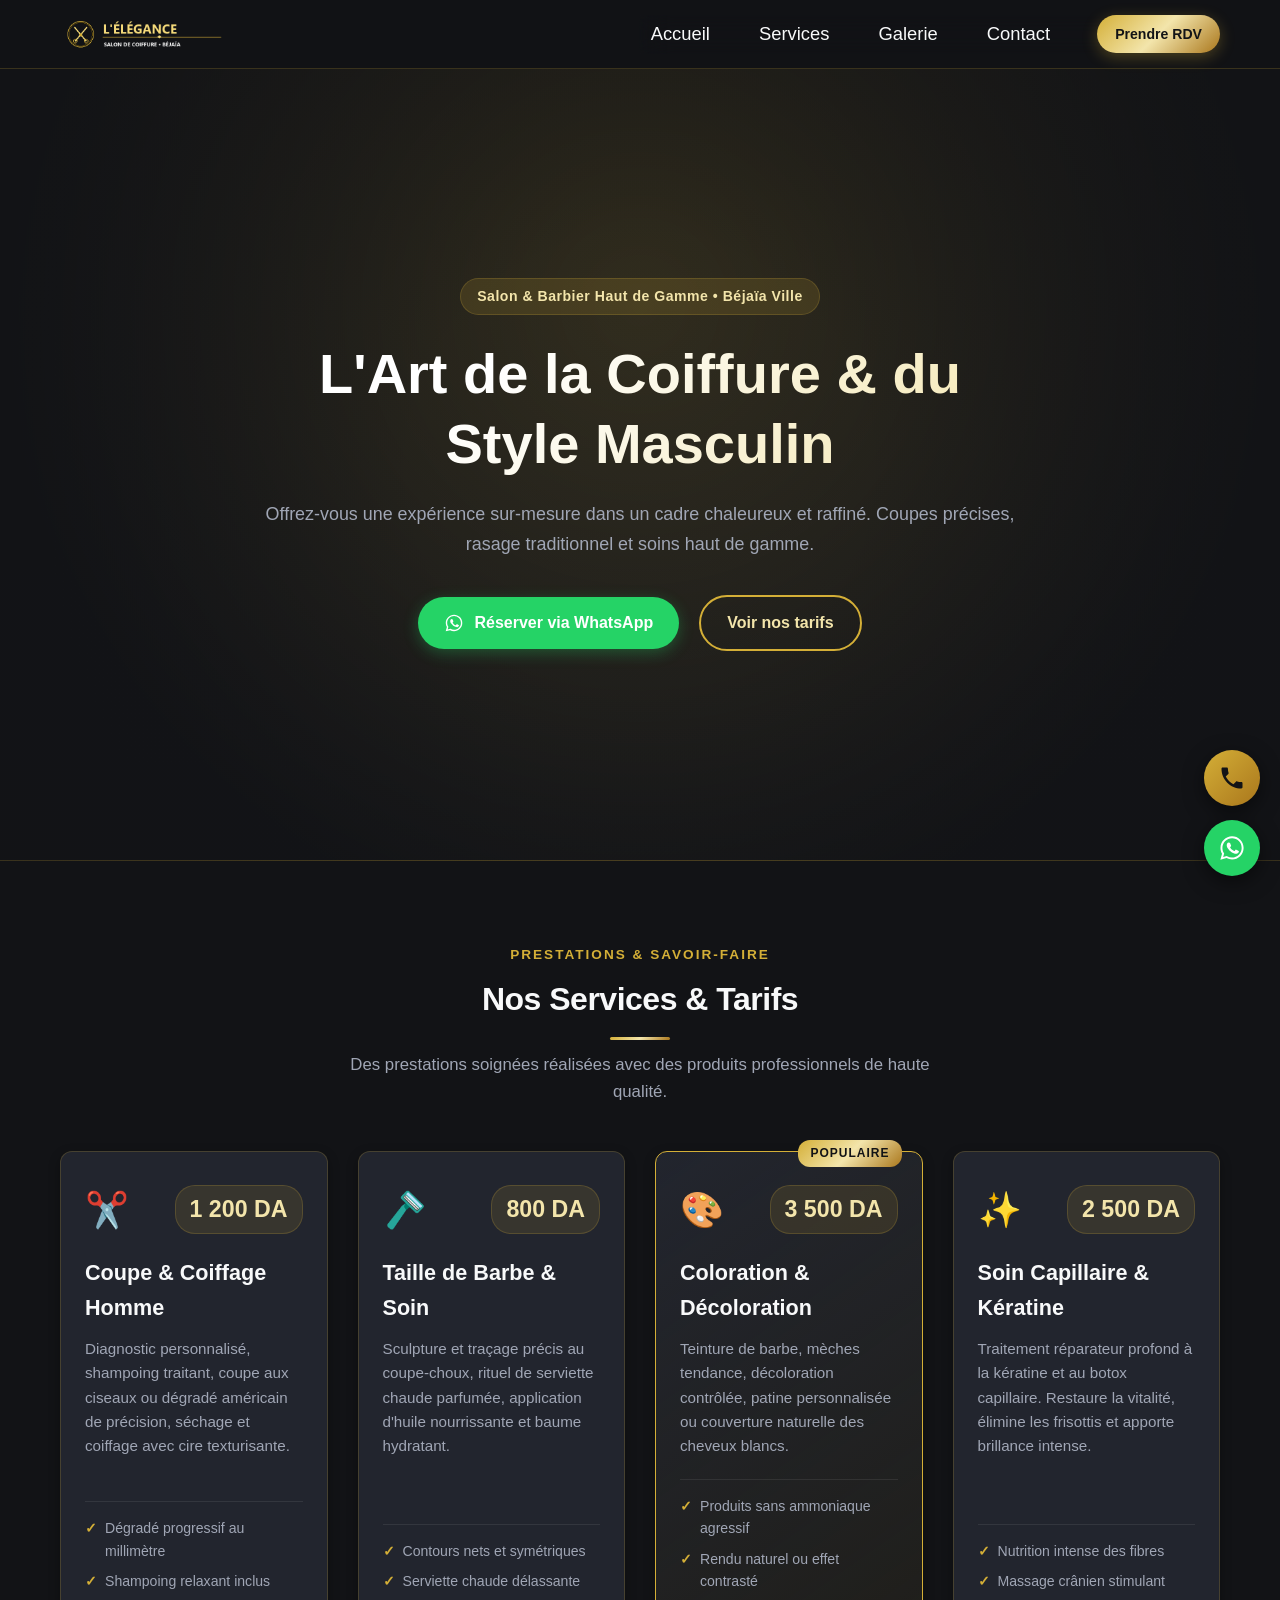
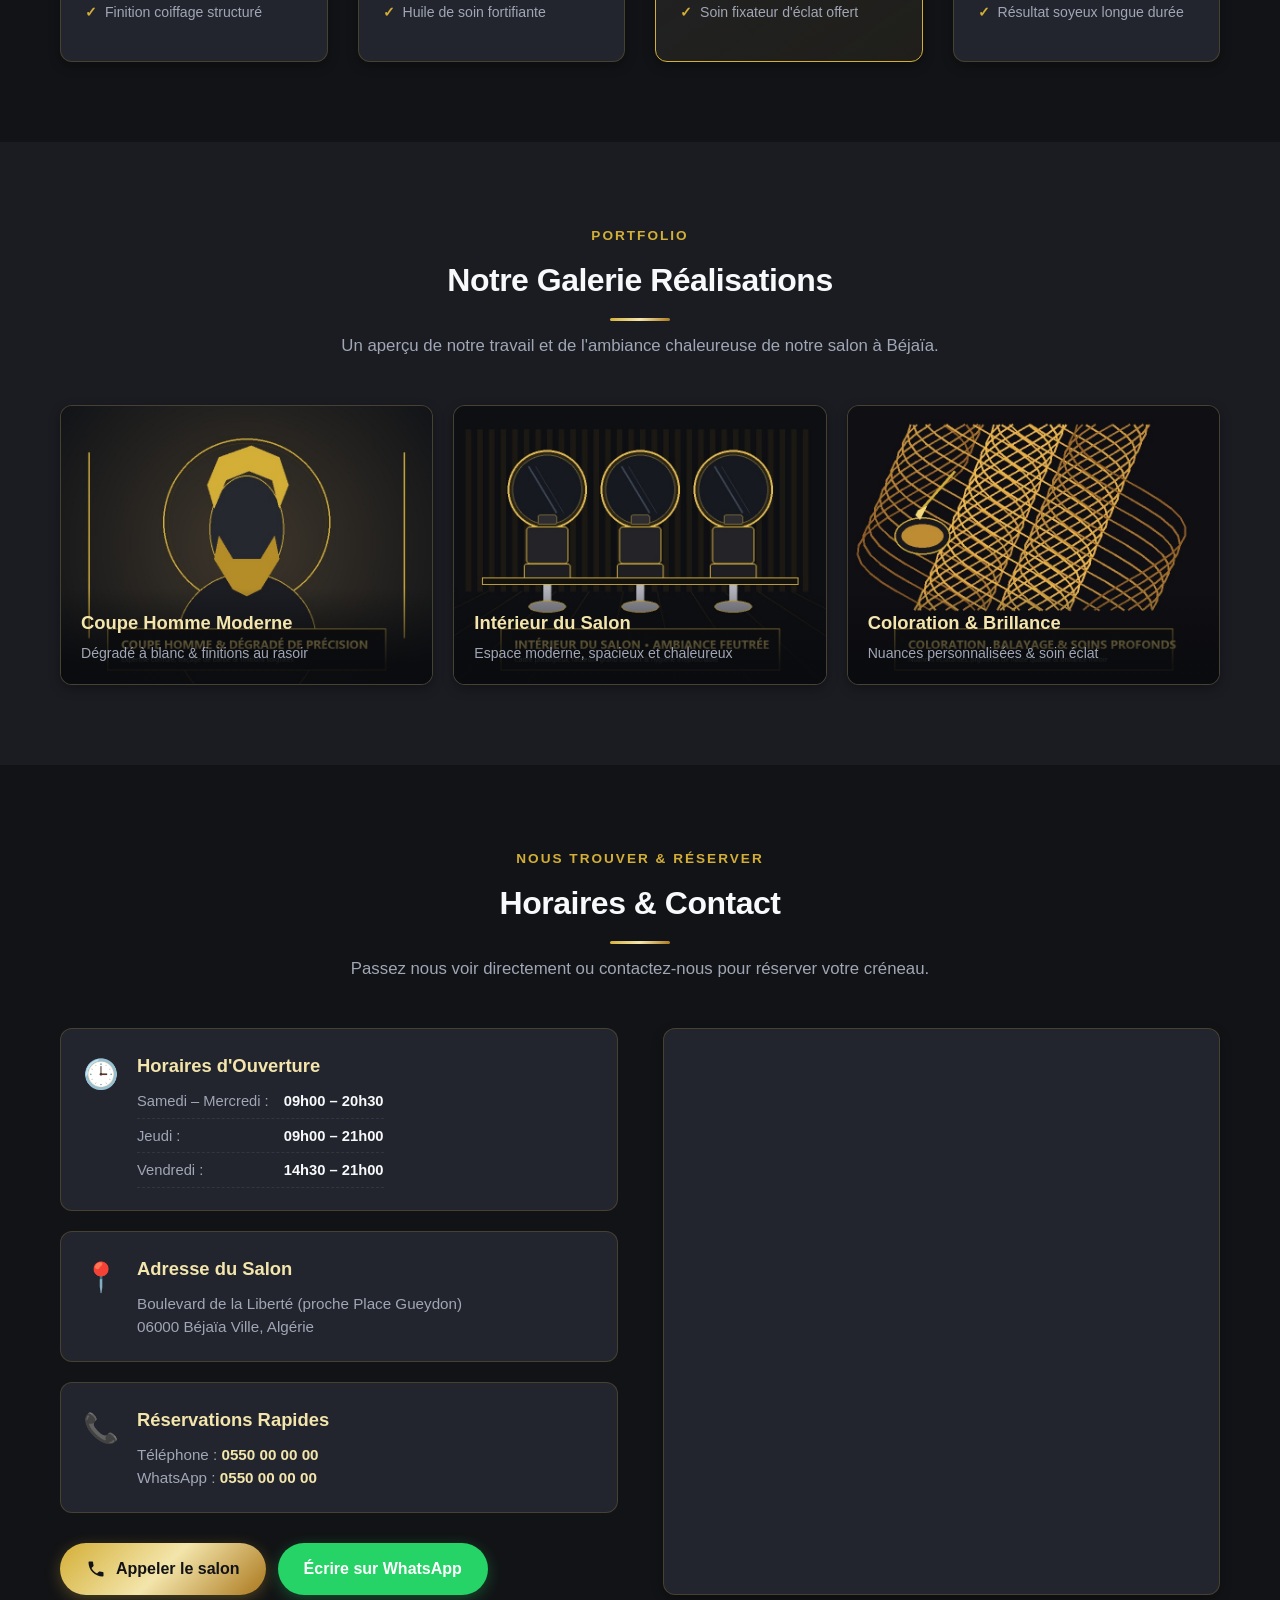
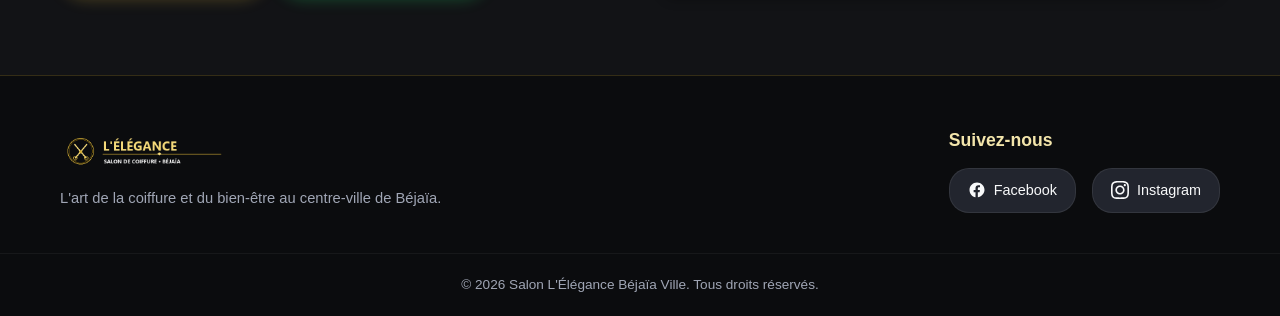
<file: index.html>
<!DOCTYPE html>
<html lang="fr">
<head>
  <meta charset="UTF-8">
  <meta name="viewport" content="width=device-width, initial-scale=1.0">
  <title>Salon L'Élégance | Coiffeur & Barbier à Béjaïa Ville</title>
  
  <!-- SEO & Référencement -->
  <meta name="description" content="Salon de coiffure & barbier de référence à Béjaïa Ville. Coupe homme, taille de barbe, coloration et soins profonds. Prenez rendez-vous rapidement au 0550 00 00 00.">
  <meta name="keywords" content="coiffeur Béjaïa, salon de coiffure Béjaïa ville, barbier Béjaïa, coupe homme Béjaïa, coloration Béjaïa, coiffeur Oran, soins capillaires Algérie">
  <meta name="author" content="Salon L'Élégance Béjaïa">
  <meta name="robots" content="index, follow">
  
  <!-- Open Graph / Réseaux Sociaux -->
  <meta property="og:title" content="Salon L'Élégance | Coiffeur d'Exception à Béjaïa Ville">
  <meta property="og:description" content="Découvrez nos prestations de coiffure, barbier et coloration haut de gamme au cœur de Béjaïa.">
  <meta property="og:image" content="images/logo.png">
  <meta property="og:type" content="website">

  <!-- Feuille de styles externe -->
  <link rel="stylesheet" href="style.css">
  <link rel="icon" type="image/png" href="images/logo.png">
</head>
<body>

  <!-- 1. En-tête avec logo et navigation -->
  <header class="header">
    <div class="header-container">
      <a href="#accueil" class="logo-link">
        <img src="images/logo.png" alt="Logo Salon L'Élégance Béjaïa" class="logo">
      </a>
      
      <!-- Bouton Menu Mobile (Burger) -->
      <button class="menu-toggle" id="menuToggle" aria-label="Ouvrir le menu de navigation">
        <span class="bar"></span>
        <span class="bar"></span>
        <span class="bar"></span>
      </button>

      <!-- Navigation principale -->
      <nav class="nav-menu" id="navMenu">
        <ul>
          <li><a href="#accueil" class="nav-link">Accueil</a></li>
          <li><a href="#services" class="nav-link">Services</a></li>
          <li><a href="#galerie" class="nav-link">Galerie</a></li>
          <li><a href="#contact" class="nav-link">Contact</a></li>
          <li class="nav-cta-item">
            <a href="https://wa.me/213550000000?text=Bonjour%2C%20je%20souhaite%20prendre%20un%20rendez-vous%20au%20Salon%20L'Élégance" class="btn btn-gold btn-sm" target="_blank" rel="noopener noreferrer">
              Prendre RDV
            </a>
          </li>
        </ul>
      </nav>
    </div>
  </header>

  <!-- 2. Section Accueil (Hero) -->
  <section id="accueil" class="hero">
    <div class="hero-overlay"></div>
    <div class="container hero-content">
      <span class="hero-badge">Salon & Barbier Haut de Gamme • Béjaïa Ville</span>
      <h1 class="hero-title">L'Art de la Coiffure & du Style Masculin</h1>
      <p class="hero-subtitle">
        Offrez-vous une expérience sur-mesure dans un cadre chaleureux et raffiné. Coupes précises, rasage traditionnel et soins haut de gamme.
      </p>
      <div class="hero-buttons">
        <a href="https://wa.me/213550000000?text=Bonjour%2C%20je%20souhaite%20prendre%20un%20rendez-vous%20au%20Salon%20L'Élégance" class="btn btn-whatsapp" target="_blank" rel="noopener noreferrer">
          <svg class="btn-icon" viewBox="0 0 24 24" fill="currentColor">
            <path d="M12.04 2C6.58 2 2.13 6.45 2.13 11.91C2.13 13.66 2.59 15.36 3.45 16.86L2.05 22L7.3 20.62C8.75 21.41 10.38 21.83 12.04 21.83C17.5 21.83 21.95 17.38 21.95 11.92C21.95 9.27 20.92 6.78 19.05 4.91C17.18 3.03 14.69 2 12.04 2M12.05 3.67C14.25 3.67 16.31 4.53 17.87 6.09C19.42 7.65 20.28 9.72 20.28 11.92C20.28 16.46 16.58 20.15 12.04 20.15C10.56 20.15 9.11 19.76 7.85 19L7.55 18.83L4.43 19.65L5.26 16.61L5.06 16.29C4.24 14.99 3.8 13.47 3.8 11.91C3.81 7.37 7.5 3.67 12.05 3.67M9.11 7.27C8.94 7.27 8.66 7.33 8.42 7.6C8.17 7.86 7.5 8.5 7.5 9.77C7.5 11.04 8.43 12.27 8.56 12.44C8.69 12.61 10.34 15.28 12.94 16.31C15.11 17.16 15.55 16.99 16.02 16.95C16.49 16.9 17.5 16.33 17.71 15.74C17.92 15.15 17.92 14.64 17.86 14.53C17.8 14.43 17.63 14.37 17.37 14.25C17.12 14.12 15.89 13.51 15.66 13.43C15.43 13.34 15.26 13.3 15.1 13.55C14.93 13.8 14.47 14.37 14.33 14.53C14.19 14.69 14.05 14.71 13.8 14.59C13.55 14.46 12.75 14.2 11.8 13.35C11.06 12.69 10.56 11.87 10.42 11.62C10.28 11.37 10.41 11.23 10.53 11.11C10.64 11 10.78 10.82 10.92 10.66C11.06 10.5 11.11 10.38 11.2 10.21C11.29 10.04 11.24 9.9 11.18 9.77C11.12 9.65 10.62 8.42 10.41 7.91C10.2 7.42 10 7.49 9.84 7.48C9.7 7.47 9.53 7.47 9.36 7.47L9.11 7.27Z"/>
          </svg>
          Réserver via WhatsApp
        </a>
        <a href="#services" class="btn btn-outline">
          Voir nos tarifs
        </a>
      </div>
    </div>
  </section>

  <!-- 3. Section Services (4 cartes) -->
  <section id="services" class="services">
    <div class="container">
      <div class="section-header">
        <span class="section-tag">Prestations & Savoir-faire</span>
        <h2 class="section-title">Nos Services & Tarifs</h2>
        <div class="section-divider"></div>
        <p class="section-desc">Des prestations soignées réalisées avec des produits professionnels de haute qualité.</p>
      </div>

      <div class="services-grid">
        <!-- Carte 1 -->
        <article class="service-card">
          <div class="service-card-header">
            <span class="service-icon">✂️</span>
            <span class="service-price">1 200 DA</span>
          </div>
          <h3 class="service-name">Coupe & Coiffage Homme</h3>
          <p class="service-desc">
            Diagnostic personnalisé, shampoing traitant, coupe aux ciseaux ou dégradé américain de précision, séchage et coiffage avec cire texturisante.
          </p>
          <ul class="service-features">
            <li>Dégradé progressif au millimètre</li>
            <li>Shampoing relaxant inclus</li>
            <li>Finition coiffage structuré</li>
          </ul>
        </article>

        <!-- Carte 2 -->
        <article class="service-card">
          <div class="service-card-header">
            <span class="service-icon">🪒</span>
            <span class="service-price">800 DA</span>
          </div>
          <h3 class="service-name">Taille de Barbe & Soin</h3>
          <p class="service-desc">
            Sculpture et traçage précis au coupe-choux, rituel de serviette chaude parfumée, application d'huile nourrissante et baume hydratant.
          </p>
          <ul class="service-features">
            <li>Contours nets et symétriques</li>
            <li>Serviette chaude délassante</li>
            <li>Huile de soin fortifiante</li>
          </ul>
        </article>

        <!-- Carte 3 -->
        <article class="service-card highlight">
          <div class="card-badge">Populaire</div>
          <div class="service-card-header">
            <span class="service-icon">🎨</span>
            <span class="service-price">3 500 DA</span>
          </div>
          <h3 class="service-name">Coloration & Décoloration</h3>
          <p class="service-desc">
            Teinture de barbe, mèches tendance, décoloration contrôlée, patine personnalisée ou couverture naturelle des cheveux blancs.
          </p>
          <ul class="service-features">
            <li>Produits sans ammoniaque agressif</li>
            <li>Rendu naturel ou effet contrasté</li>
            <li>Soin fixateur d'éclat offert</li>
          </ul>
        </article>

        <!-- Carte 4 -->
        <article class="service-card">
          <div class="service-card-header">
            <span class="service-icon">✨</span>
            <span class="service-price">2 500 DA</span>
          </div>
          <h3 class="service-name">Soin Capillaire & Kératine</h3>
          <p class="service-desc">
            Traitement réparateur profond à la kératine et au botox capillaire. Restaure la vitalité, élimine les frisottis et apporte brillance intense.
          </p>
          <ul class="service-features">
            <li>Nutrition intense des fibres</li>
            <li>Massage crânien stimulant</li>
            <li>Résultat soyeux longue durée</li>
          </ul>
        </article>
      </div>
    </div>
  </section>

  <!-- 4. Section Galerie (3 photos) -->
  <section id="galerie" class="galerie-section">
    <div class="container">
      <div class="section-header">
        <span class="section-tag">Portfolio</span>
        <h2 class="section-title">Notre Galerie Réalisations</h2>
        <div class="section-divider"></div>
        <p class="section-desc">Un aperçu de notre travail et de l'ambiance chaleureuse de notre salon à Béjaïa.</p>
      </div>

      <!-- Galerie conforme aux spécifications avec photo1, photo2, photo3 -->
      <section class="galerie">
        <div class="galerie-item">
          <img src="images/photo1.jpg" alt="Coupe homme moderne dégradé soigné" loading="lazy">
          <div class="galerie-caption">
            <h4>Coupe Homme Moderne</h4>
            <p>Dégradé à blanc & finitions au rasoir</p>
          </div>
        </div>

        <div class="galerie-item">
          <img src="images/photo2.jpg" alt="Intérieur du salon de coiffure à Béjaïa" loading="lazy">
          <div class="galerie-caption">
            <h4>Intérieur du Salon</h4>
            <p>Espace moderne, spacieux et chaleureux</p>
          </div>
        </div>

        <div class="galerie-item">
          <img src="images/photo3.jpg" alt="Coloration et coiffage professionnel" loading="lazy">
          <div class="galerie-caption">
            <h4>Coloration & Brillance</h4>
            <p>Nuances personnalisées & soin éclat</p>
          </div>
        </div>
      </section>
    </div>
  </section>

  <!-- 5. Section Contact, Horaires & Google Maps -->
  <section id="contact" class="contact">
    <div class="container">
      <div class="section-header">
        <span class="section-tag">Nous Trouver & Réserver</span>
        <h2 class="section-title">Horaires & Contact</h2>
        <div class="section-divider"></div>
        <p class="section-desc">Passez nous voir directement ou contactez-nous pour réserver votre créneau.</p>
      </div>

      <div class="contact-grid">
        <!-- Informations pratiques -->
        <div class="contact-info">
          
          <!-- Horaires -->
          <div class="info-card">
            <div class="info-icon">🕒</div>
            <div class="info-body">
              <h3>Horaires d'Ouverture</h3>
              <ul class="schedule-list">
                <li><span>Samedi – Mercredi :</span> <strong>09h00 – 20h30</strong></li>
                <li><span>Jeudi :</span> <strong>09h00 – 21h00</strong></li>
                <li><span>Vendredi :</span> <strong>14h30 – 21h00</strong></li>
              </ul>
            </div>
          </div>

          <!-- Adresse -->
          <div class="info-card">
            <div class="info-icon">📍</div>
            <div class="info-body">
              <h3>Adresse du Salon</h3>
              <p>Boulevard de la Liberté (proche Place Gueydon)</p>
              <p>06000 Béjaïa Ville, Algérie</p>
            </div>
          </div>

          <!-- Téléphone & WhatsApp -->
          <div class="info-card">
            <div class="info-icon">📞</div>
            <div class="info-body">
              <h3>Réservations Rapides</h3>
              <p>Téléphone : <a href="tel:0550000000" class="contact-link"><strong>0550 00 00 00</strong></a></p>
              <p>WhatsApp : <a href="https://wa.me/213550000000" class="contact-link" target="_blank" rel="noopener noreferrer"><strong>0550 00 00 00</strong></a></p>
            </div>
          </div>

          <!-- Actions de contact direct -->
          <div class="contact-actions">
            <a href="tel:0550000000" class="btn btn-gold">
              <svg class="btn-icon" viewBox="0 0 24 24" fill="currentColor">
                <path d="M6.62 10.79C8.06 13.62 10.38 15.94 13.21 17.38L15.41 15.18C15.69 14.9 16.08 14.82 16.43 14.93C17.55 15.3 18.75 15.5 20 15.5C20.55 15.5 21 15.95 21 16.5V20C21 20.55 20.55 21 20 21C10.61 21 3 13.39 3 4C3 3.45 3.45 3 4 3H7.5C8.05 3 8.5 3.45 8.5 4C8.5 5.25 8.7 6.45 9.07 7.57C9.18 7.92 9.1 8.31 8.82 8.59L6.62 10.79Z"/>
              </svg>
              Appeler le salon
            </a>
            <a href="https://wa.me/213550000000?text=Bonjour%2C%20je%20souhaite%20prendre%20un%20rendez-vous" class="btn btn-whatsapp" target="_blank" rel="noopener noreferrer">
              Écrire sur WhatsApp
            </a>
          </div>

        </div>

        <!-- Carte Google Maps Intégrée -->
        <div class="contact-map">
          <div class="map-container">
            <iframe 
              src="https://maps.google.com/maps?q=Boulevard+de+la+Libert%C3%A9+B%C3%A9ja%C3%AFa+Algeria&t=&z=15&ie=UTF8&iwloc=&output=embed" 
              title="Carte interactive Google Maps - Salon L'Élégance Béjaïa"
              loading="lazy" 
              referrerpolicy="no-referrer-when-downgrade">
            </iframe>
          </div>
        </div>
      </div>
    </div>
  </section>

  <!-- 6. Boutons Flottants : Appeler & WhatsApp -->
  <div class="floating-buttons" role="region" aria-label="Actions rapides de contact">
    <!-- Bouton Téléphone Flottant -->
    <a href="tel:0550000000" class="floating-btn call-btn" aria-label="Appeler le salon au 0550 00 00 00">
      <svg viewBox="0 0 24 24" fill="currentColor">
        <path d="M6.62 10.79C8.06 13.62 10.38 15.94 13.21 17.38L15.41 15.18C15.69 14.9 16.08 14.82 16.43 14.93C17.55 15.3 18.75 15.5 20 15.5C20.55 15.5 21 15.95 21 16.5V20C21 20.55 20.55 21 20 21C10.61 21 3 13.39 3 4C3 3.45 3.45 3 4 3H7.5C8.05 3 8.5 3.45 8.5 4C8.5 5.25 8.7 6.45 9.07 7.57C9.18 7.92 9.1 8.31 8.82 8.59L6.62 10.79Z"/>
      </svg>
      <span class="floating-tooltip">Appeler : 0550 00 00 00</span>
    </a>

    <!-- Bouton WhatsApp Flottant -->
    <a href="https://wa.me/213550000000?text=Bonjour%2C%20je%20souhaite%20prendre%20un%20rendez-vous%20au%20Salon%20L'Élégance" class="floating-btn whatsapp-btn" target="_blank" rel="noopener noreferrer" aria-label="Discuter sur WhatsApp au 0550 00 00 00">
      <svg viewBox="0 0 24 24" fill="currentColor">
        <path d="M12.04 2C6.58 2 2.13 6.45 2.13 11.91C2.13 13.66 2.59 15.36 3.45 16.86L2.05 22L7.3 20.62C8.75 21.41 10.38 21.83 12.04 21.83C17.5 21.83 21.95 17.38 21.95 11.92C21.95 9.27 20.92 6.78 19.05 4.91C17.18 3.03 14.69 2 12.04 2M12.05 3.67C14.25 3.67 16.31 4.53 17.87 6.09C19.42 7.65 20.28 9.72 20.28 11.92C20.28 16.46 16.58 20.15 12.04 20.15C10.56 20.15 9.11 19.76 7.85 19L7.55 18.83L4.43 19.65L5.26 16.61L5.06 16.29C4.24 14.99 3.8 13.47 3.8 11.91C3.81 7.37 7.5 3.67 12.05 3.67M9.11 7.27C8.94 7.27 8.66 7.33 8.42 7.6C8.17 7.86 7.5 8.5 7.5 9.77C7.5 11.04 8.43 12.27 8.56 12.44C8.69 12.61 10.34 15.28 12.94 16.31C15.11 17.16 15.55 16.99 16.02 16.95C16.49 16.9 17.5 16.33 17.71 15.74C17.92 15.15 17.92 14.64 17.86 14.53C17.8 14.43 17.63 14.37 17.37 14.25C17.12 14.12 15.89 13.51 15.66 13.43C15.43 13.34 15.26 13.3 15.1 13.55C14.93 13.8 14.47 14.37 14.33 14.53C14.19 14.69 14.05 14.71 13.8 14.59C13.55 14.46 12.75 14.2 11.8 13.35C11.06 12.69 10.56 11.87 10.42 11.62C10.28 11.37 10.41 11.23 10.53 11.11C10.64 11 10.78 10.82 10.92 10.66C11.06 10.5 11.11 10.38 11.2 10.21C11.29 10.04 11.24 9.9 11.18 9.77C11.12 9.65 10.62 8.42 10.41 7.91C10.2 7.42 10 7.49 9.84 7.48C9.7 7.47 9.53 7.47 9.36 7.47L9.11 7.27Z"/>
          </svg>
          <span class="floating-tooltip">WhatsApp : 0550 00 00 00</span>
        </a>
      </div>
    </div>
  </section>

  <!-- 7. Pied de page avec réseaux sociaux -->
  <footer class="footer">
    <div class="container footer-content">
      <div class="footer-brand">
        <img src="images/logo.png" alt="Logo Salon L'Élégance Béjaïa" class="footer-logo">
        <p class="footer-tagline">L'art de la coiffure et du bien-être au centre-ville de Béjaïa.</p>
      </div>

      <!-- Liens Réseaux Sociaux -->
      <div class="footer-social">
        <h4>Suivez-nous</h4>
        <div class="social-links">
          <!-- Facebook -->
          <a href="https://facebook.com" class="social-link facebook" target="_blank" rel="noopener noreferrer" aria-label="Page Facebook du Salon L'Élégance">
            <svg viewBox="0 0 24 24" fill="currentColor">
              <path d="M22 12C22 6.48 17.52 2 12 2C6.48 2 2 6.48 2 12C2 16.84 5.44 20.87 10 21.8V15H7.5V12H10V9.5C10 7.01 11.49 5.63 13.77 5.63C14.86 5.63 16 5.82 16 5.82V8.29H14.73C13.5 8.29 13.11 9.06 13.11 9.84V12H15.89L15.45 15H13.11V21.8C17.66 20.87 22 16.84 22 12Z"/>
            </svg>
            <span>Facebook</span>
          </a>

          <!-- Instagram -->
          <a href="https://instagram.com" class="social-link instagram" target="_blank" rel="noopener noreferrer" aria-label="Compte Instagram du Salon L'Élégance">
            <svg viewBox="0 0 24 24" fill="currentColor">
              <path d="M12 2.163C15.204 2.163 15.584 2.175 16.85 2.233C20.102 2.381 21.621 3.924 21.769 7.15C21.827 8.416 21.838 8.796 21.838 12C21.838 15.204 21.827 15.584 21.769 16.85C21.62 20.075 20.101 21.62 16.85 21.769C15.584 21.827 15.206 21.838 12 21.838C8.796 21.838 8.414 21.827 7.15 21.769C3.89 21.62 2.378 20.074 2.231 16.85C2.174 15.584 2.162 15.204 2.162 12C2.162 8.796 2.174 8.416 2.231 7.15C2.379 3.924 3.895 2.38 7.15 2.233C8.414 2.175 8.796 2.163 12 2.163ZM12 0C8.741 0 8.333 0.014 7.053 0.072C2.695 0.272 0.273 2.69 0.073 7.052C0.014 8.333 0 8.741 0 12C0 15.259 0.014 15.668 0.073 16.948C0.273 21.306 2.69 23.728 7.053 23.928C8.333 23.986 8.741 24 12 24C15.259 24 15.668 23.986 16.948 23.928C21.302 23.728 23.73 21.31 23.927 16.948C23.986 15.668 24 15.259 24 12C24 8.741 23.986 8.333 23.927 7.052C23.73 2.699 21.305 0.273 16.948 0.072C15.668 0.014 15.259 0 12 0ZM12 5.838C8.597 5.838 5.838 8.597 5.838 12C5.838 15.403 8.597 18.163 12 18.163C15.403 18.163 18.162 15.403 18.162 12C18.162 8.597 15.403 5.838 12 5.838ZM12 16C9.791 16 8 14.209 8 12C8 9.791 9.791 8 12 8C14.209 8 16 9.791 16 12C16 14.209 14.209 16 12 16ZM18.406 4.155C17.61 4.155 16.965 4.8 16.965 5.595C16.965 6.39 17.61 7.035 18.406 7.035C19.201 7.035 19.845 6.39 19.845 5.595C19.845 4.8 19.201 4.155 18.406 4.155Z"/>
            </svg>
            <span>Instagram</span>
          </a>
        </div>
      </div>
    </div>

    <!-- Copyright -->
    <div class="footer-bottom">
      <div class="container">
        <p>&copy; 2026 Salon L'Élégance Béjaïa Ville. Tous droits réservés.</p>
      </div>
    </div>
  </footer>

  <!-- Script minimaliste sans framework pour le menu mobile et navigation fluide -->
  <script>
    const menuToggle = document.getElementById('menuToggle');
    const navMenu = document.getElementById('navMenu');

    if (menuToggle && navMenu) {
      menuToggle.addEventListener('click', () => {
        navMenu.classList.toggle('active');
        menuToggle.classList.toggle('active');
      });

      document.querySelectorAll('.nav-link').forEach(link => {
        link.addEventListener('click', () => {
          navMenu.classList.remove('active');
          menuToggle.classList.remove('active');
        });
      });
    }
  </script>
</body>
</html>
</file>
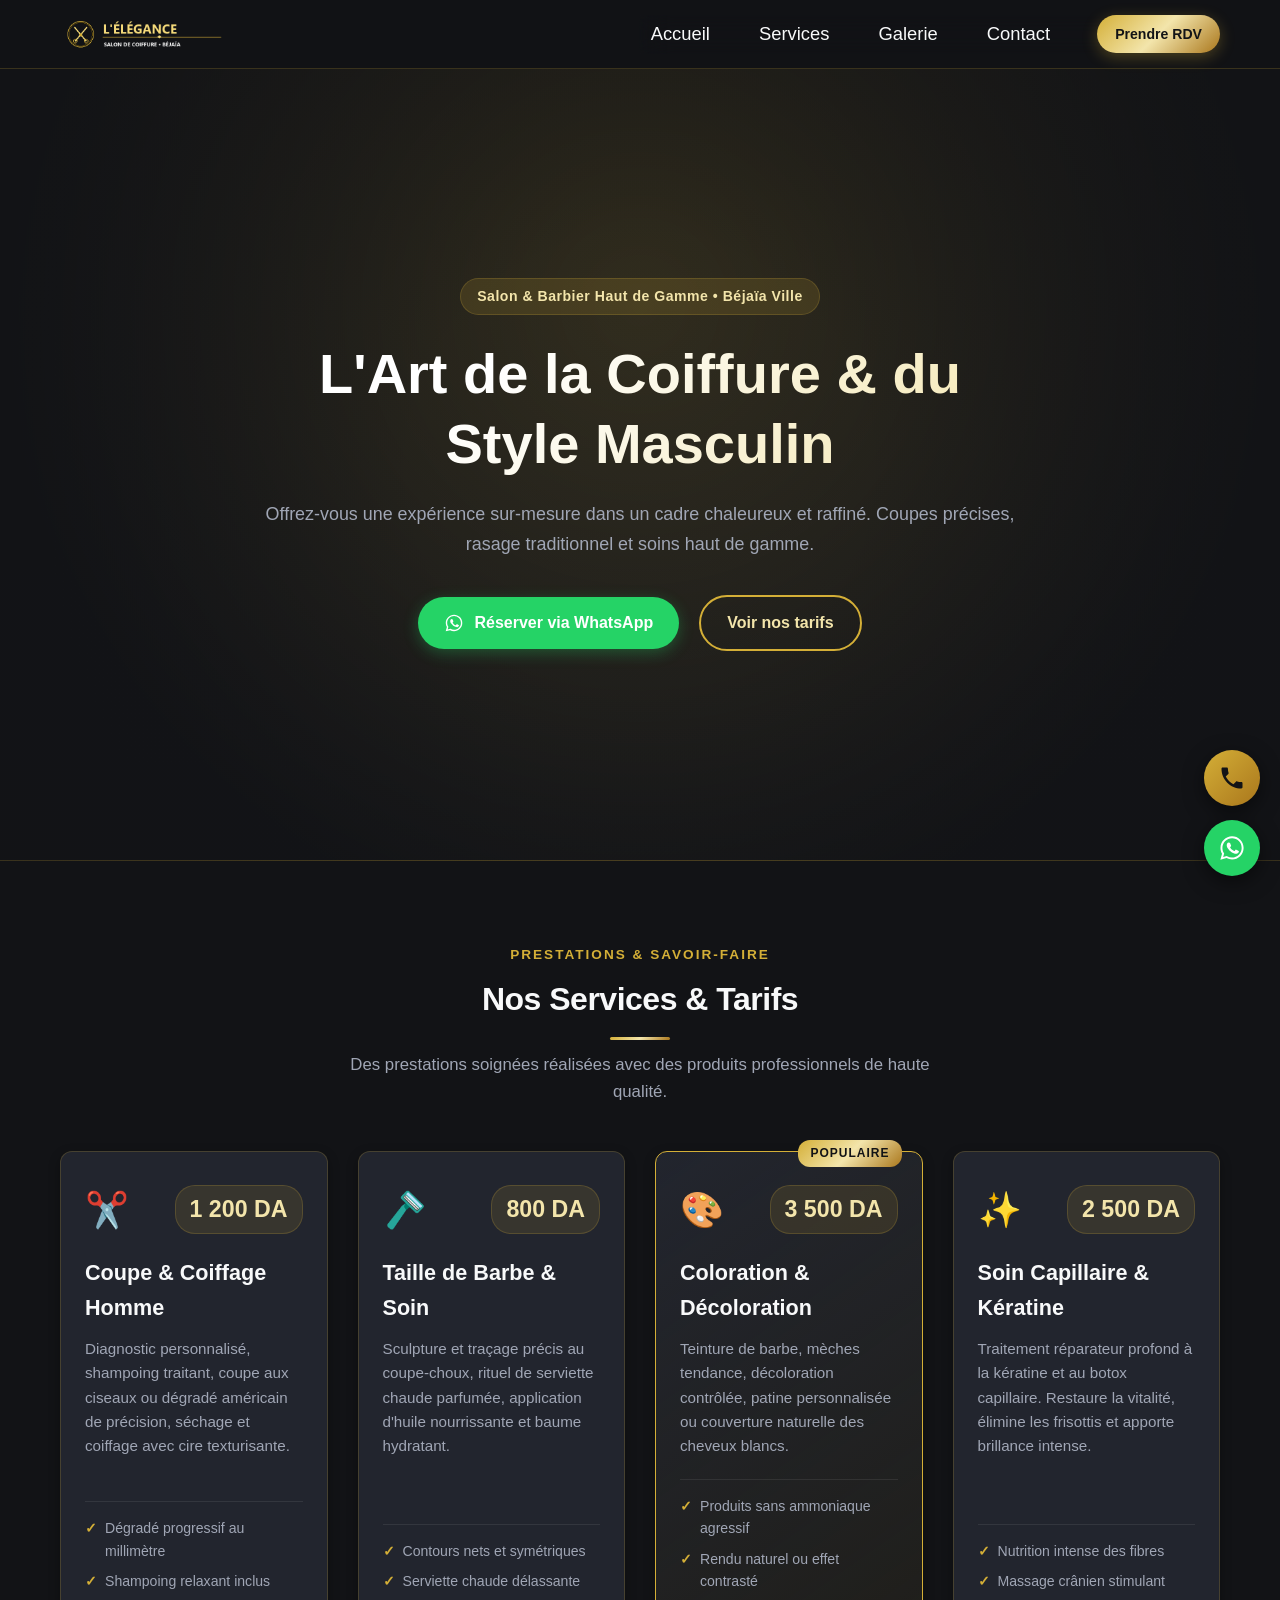
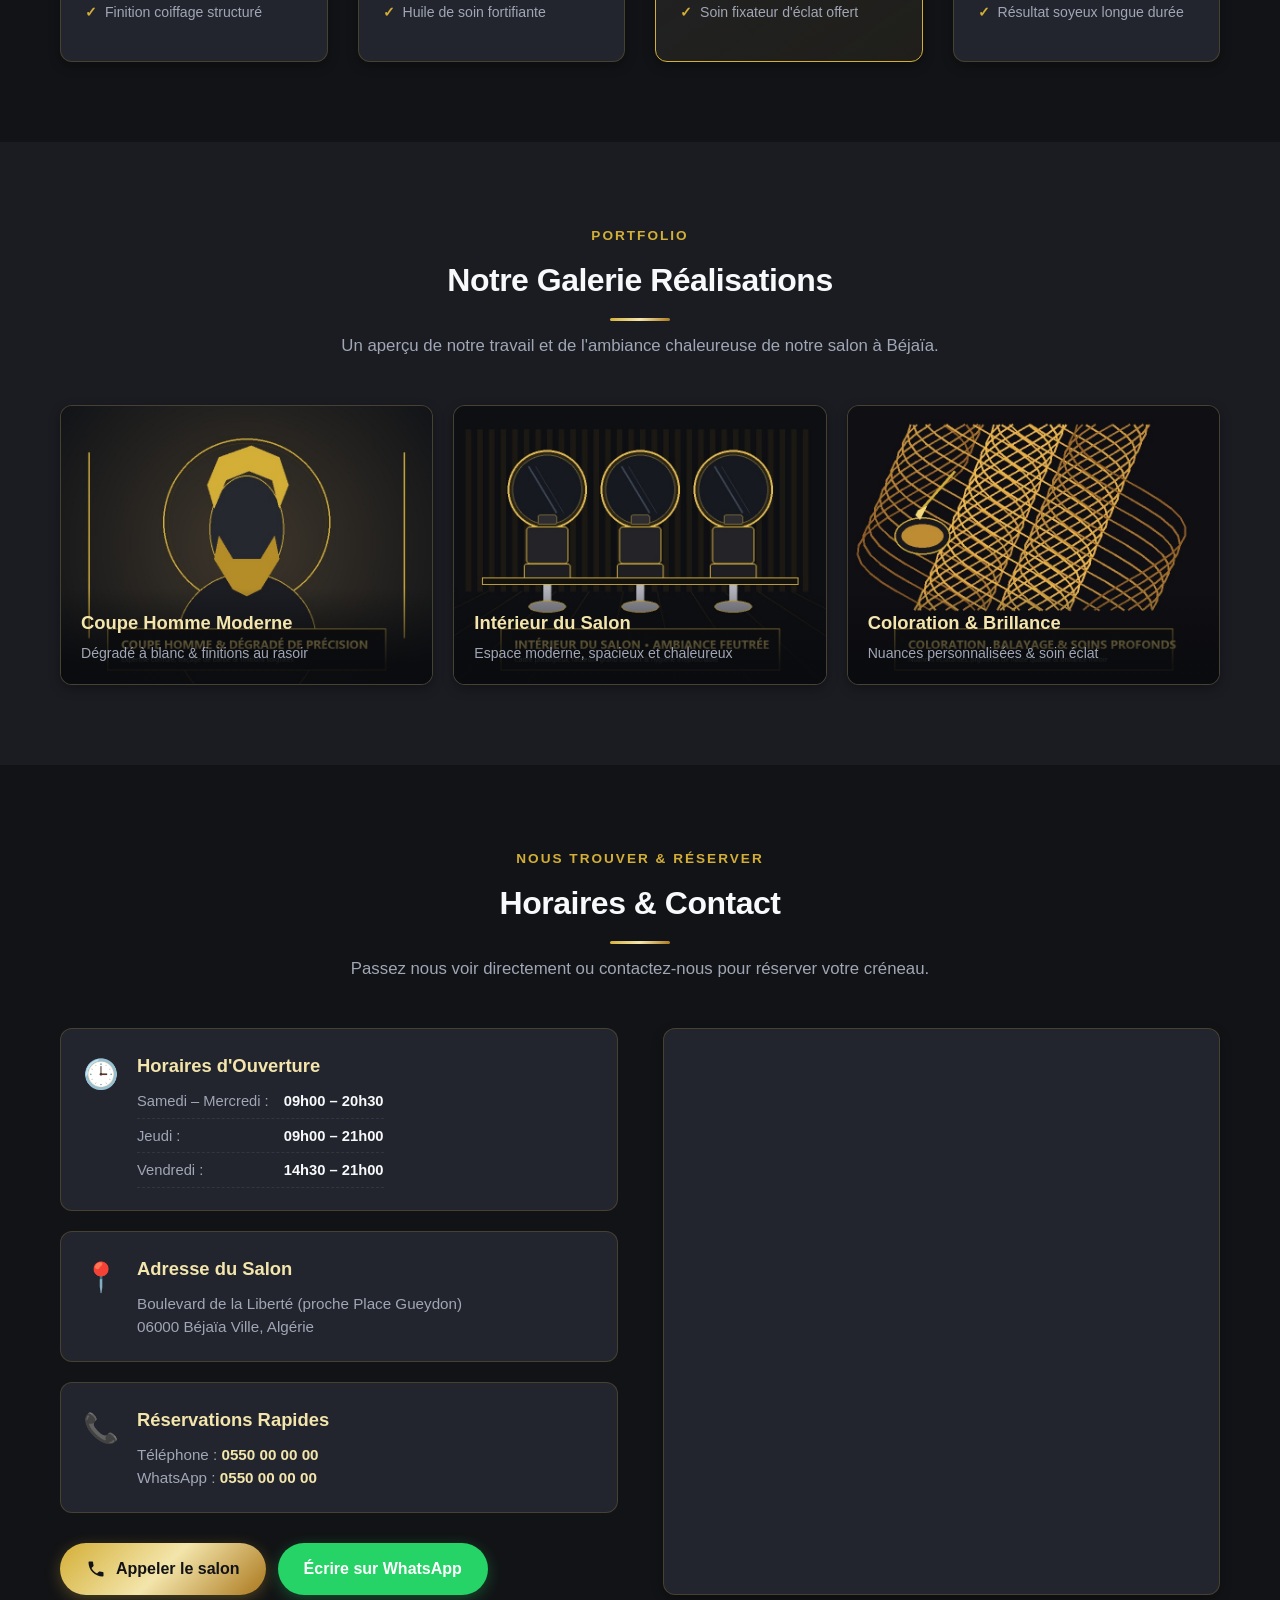
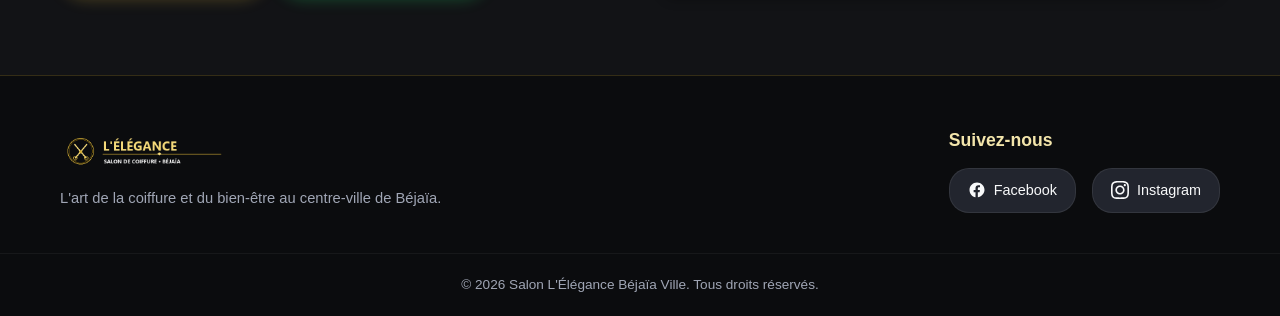
<file: site-salon/index.html>
<!DOCTYPE html>
<html lang="fr">
<head>
  <meta charset="UTF-8">
  <meta name="viewport" content="width=device-width, initial-scale=1.0">
  <title>Salon L'Élégance | Coiffeur & Barbier à Béjaïa Ville</title>
  
  <!-- SEO & Référencement -->
  <meta name="description" content="Salon de coiffure & barbier de référence à Béjaïa Ville. Coupe homme, taille de barbe, coloration et soins profonds. Prenez rendez-vous rapidement au 0550 00 00 00.">
  <meta name="keywords" content="coiffeur Béjaïa, salon de coiffure Béjaïa ville, barbier Béjaïa, coupe homme Béjaïa, coloration Béjaïa, coiffeur Oran, soins capillaires Algérie">
  <meta name="author" content="Salon L'Élégance Béjaïa">
  <meta name="robots" content="index, follow">
  
  <!-- Open Graph / Réseaux Sociaux -->
  <meta property="og:title" content="Salon L'Élégance | Coiffeur d'Exception à Béjaïa Ville">
  <meta property="og:description" content="Découvrez nos prestations de coiffure, barbier et coloration haut de gamme au cœur de Béjaïa.">
  <meta property="og:image" content="images/logo.png">
  <meta property="og:type" content="website">

  <!-- Feuille de styles externe -->
  <link rel="stylesheet" href="style.css">
  <link rel="icon" type="image/png" href="images/logo.png">
</head>
<body>

  <!-- 1. En-tête avec logo et navigation -->
  <header class="header">
    <div class="header-container">
      <a href="#accueil" class="logo-link">
        <img src="images/logo.png" alt="Logo Salon L'Élégance Béjaïa" class="logo">
      </a>
      
      <!-- Bouton Menu Mobile (Burger) -->
      <button class="menu-toggle" id="menuToggle" aria-label="Ouvrir le menu de navigation">
        <span class="bar"></span>
        <span class="bar"></span>
        <span class="bar"></span>
      </button>

      <!-- Navigation principale -->
      <nav class="nav-menu" id="navMenu">
        <ul>
          <li><a href="#accueil" class="nav-link">Accueil</a></li>
          <li><a href="#services" class="nav-link">Services</a></li>
          <li><a href="#galerie" class="nav-link">Galerie</a></li>
          <li><a href="#contact" class="nav-link">Contact</a></li>
          <li class="nav-cta-item">
            <a href="https://wa.me/213550000000?text=Bonjour%2C%20je%20souhaite%20prendre%20un%20rendez-vous%20au%20Salon%20L'Élégance" class="btn btn-gold btn-sm" target="_blank" rel="noopener noreferrer">
              Prendre RDV
            </a>
          </li>
        </ul>
      </nav>
    </div>
  </header>

  <!-- 2. Section Accueil (Hero) -->
  <section id="accueil" class="hero">
    <div class="hero-overlay"></div>
    <div class="container hero-content">
      <span class="hero-badge">Salon & Barbier Haut de Gamme • Béjaïa Ville</span>
      <h1 class="hero-title">L'Art de la Coiffure & du Style Masculin</h1>
      <p class="hero-subtitle">
        Offrez-vous une expérience sur-mesure dans un cadre chaleureux et raffiné. Coupes précises, rasage traditionnel et soins haut de gamme.
      </p>
      <div class="hero-buttons">
        <a href="https://wa.me/213550000000?text=Bonjour%2C%20je%20souhaite%20prendre%20un%20rendez-vous%20au%20Salon%20L'Élégance" class="btn btn-whatsapp" target="_blank" rel="noopener noreferrer">
          <svg class="btn-icon" viewBox="0 0 24 24" fill="currentColor">
            <path d="M12.04 2C6.58 2 2.13 6.45 2.13 11.91C2.13 13.66 2.59 15.36 3.45 16.86L2.05 22L7.3 20.62C8.75 21.41 10.38 21.83 12.04 21.83C17.5 21.83 21.95 17.38 21.95 11.92C21.95 9.27 20.92 6.78 19.05 4.91C17.18 3.03 14.69 2 12.04 2M12.05 3.67C14.25 3.67 16.31 4.53 17.87 6.09C19.42 7.65 20.28 9.72 20.28 11.92C20.28 16.46 16.58 20.15 12.04 20.15C10.56 20.15 9.11 19.76 7.85 19L7.55 18.83L4.43 19.65L5.26 16.61L5.06 16.29C4.24 14.99 3.8 13.47 3.8 11.91C3.81 7.37 7.5 3.67 12.05 3.67M9.11 7.27C8.94 7.27 8.66 7.33 8.42 7.6C8.17 7.86 7.5 8.5 7.5 9.77C7.5 11.04 8.43 12.27 8.56 12.44C8.69 12.61 10.34 15.28 12.94 16.31C15.11 17.16 15.55 16.99 16.02 16.95C16.49 16.9 17.5 16.33 17.71 15.74C17.92 15.15 17.92 14.64 17.86 14.53C17.8 14.43 17.63 14.37 17.37 14.25C17.12 14.12 15.89 13.51 15.66 13.43C15.43 13.34 15.26 13.3 15.1 13.55C14.93 13.8 14.47 14.37 14.33 14.53C14.19 14.69 14.05 14.71 13.8 14.59C13.55 14.46 12.75 14.2 11.8 13.35C11.06 12.69 10.56 11.87 10.42 11.62C10.28 11.37 10.41 11.23 10.53 11.11C10.64 11 10.78 10.82 10.92 10.66C11.06 10.5 11.11 10.38 11.2 10.21C11.29 10.04 11.24 9.9 11.18 9.77C11.12 9.65 10.62 8.42 10.41 7.91C10.2 7.42 10 7.49 9.84 7.48C9.7 7.47 9.53 7.47 9.36 7.47L9.11 7.27Z"/>
          </svg>
          Réserver via WhatsApp
        </a>
        <a href="#services" class="btn btn-outline">
          Voir nos tarifs
        </a>
      </div>
    </div>
  </section>

  <!-- 3. Section Services (4 cartes) -->
  <section id="services" class="services">
    <div class="container">
      <div class="section-header">
        <span class="section-tag">Prestations & Savoir-faire</span>
        <h2 class="section-title">Nos Services & Tarifs</h2>
        <div class="section-divider"></div>
        <p class="section-desc">Des prestations soignées réalisées avec des produits professionnels de haute qualité.</p>
      </div>

      <div class="services-grid">
        <!-- Carte 1 -->
        <article class="service-card">
          <div class="service-card-header">
            <span class="service-icon">✂️</span>
            <span class="service-price">1 200 DA</span>
          </div>
          <h3 class="service-name">Coupe & Coiffage Homme</h3>
          <p class="service-desc">
            Diagnostic personnalisé, shampoing traitant, coupe aux ciseaux ou dégradé américain de précision, séchage et coiffage avec cire texturisante.
          </p>
          <ul class="service-features">
            <li>Dégradé progressif au millimètre</li>
            <li>Shampoing relaxant inclus</li>
            <li>Finition coiffage structuré</li>
          </ul>
        </article>

        <!-- Carte 2 -->
        <article class="service-card">
          <div class="service-card-header">
            <span class="service-icon">🪒</span>
            <span class="service-price">800 DA</span>
          </div>
          <h3 class="service-name">Taille de Barbe & Soin</h3>
          <p class="service-desc">
            Sculpture et traçage précis au coupe-choux, rituel de serviette chaude parfumée, application d'huile nourrissante et baume hydratant.
          </p>
          <ul class="service-features">
            <li>Contours nets et symétriques</li>
            <li>Serviette chaude délassante</li>
            <li>Huile de soin fortifiante</li>
          </ul>
        </article>

        <!-- Carte 3 -->
        <article class="service-card highlight">
          <div class="card-badge">Populaire</div>
          <div class="service-card-header">
            <span class="service-icon">🎨</span>
            <span class="service-price">3 500 DA</span>
          </div>
          <h3 class="service-name">Coloration & Décoloration</h3>
          <p class="service-desc">
            Teinture de barbe, mèches tendance, décoloration contrôlée, patine personnalisée ou couverture naturelle des cheveux blancs.
          </p>
          <ul class="service-features">
            <li>Produits sans ammoniaque agressif</li>
            <li>Rendu naturel ou effet contrasté</li>
            <li>Soin fixateur d'éclat offert</li>
          </ul>
        </article>

        <!-- Carte 4 -->
        <article class="service-card">
          <div class="service-card-header">
            <span class="service-icon">✨</span>
            <span class="service-price">2 500 DA</span>
          </div>
          <h3 class="service-name">Soin Capillaire & Kératine</h3>
          <p class="service-desc">
            Traitement réparateur profond à la kératine et au botox capillaire. Restaure la vitalité, élimine les frisottis et apporte brillance intense.
          </p>
          <ul class="service-features">
            <li>Nutrition intense des fibres</li>
            <li>Massage crânien stimulant</li>
            <li>Résultat soyeux longue durée</li>
          </ul>
        </article>
      </div>
    </div>
  </section>

  <!-- 4. Section Galerie (3 photos) -->
  <section id="galerie" class="galerie-section">
    <div class="container">
      <div class="section-header">
        <span class="section-tag">Portfolio</span>
        <h2 class="section-title">Notre Galerie Réalisations</h2>
        <div class="section-divider"></div>
        <p class="section-desc">Un aperçu de notre travail et de l'ambiance chaleureuse de notre salon à Béjaïa.</p>
      </div>

      <!-- Galerie conforme aux spécifications avec photo1, photo2, photo3 -->
      <section class="galerie">
        <div class="galerie-item">
          <img src="images/photo1.jpg" alt="Coupe homme moderne dégradé soigné" loading="lazy">
          <div class="galerie-caption">
            <h4>Coupe Homme Moderne</h4>
            <p>Dégradé à blanc & finitions au rasoir</p>
          </div>
        </div>

        <div class="galerie-item">
          <img src="images/photo2.jpg" alt="Intérieur du salon de coiffure à Béjaïa" loading="lazy">
          <div class="galerie-caption">
            <h4>Intérieur du Salon</h4>
            <p>Espace moderne, spacieux et chaleureux</p>
          </div>
        </div>

        <div class="galerie-item">
          <img src="images/photo3.jpg" alt="Coloration et coiffage professionnel" loading="lazy">
          <div class="galerie-caption">
            <h4>Coloration & Brillance</h4>
            <p>Nuances personnalisées & soin éclat</p>
          </div>
        </div>
      </section>
    </div>
  </section>

  <!-- 5. Section Contact, Horaires & Google Maps -->
  <section id="contact" class="contact">
    <div class="container">
      <div class="section-header">
        <span class="section-tag">Nous Trouver & Réserver</span>
        <h2 class="section-title">Horaires & Contact</h2>
        <div class="section-divider"></div>
        <p class="section-desc">Passez nous voir directement ou contactez-nous pour réserver votre créneau.</p>
      </div>

      <div class="contact-grid">
        <!-- Informations pratiques -->
        <div class="contact-info">
          
          <!-- Horaires -->
          <div class="info-card">
            <div class="info-icon">🕒</div>
            <div class="info-body">
              <h3>Horaires d'Ouverture</h3>
              <ul class="schedule-list">
                <li><span>Samedi – Mercredi :</span> <strong>09h00 – 20h30</strong></li>
                <li><span>Jeudi :</span> <strong>09h00 – 21h00</strong></li>
                <li><span>Vendredi :</span> <strong>14h30 – 21h00</strong></li>
              </ul>
            </div>
          </div>

          <!-- Adresse -->
          <div class="info-card">
            <div class="info-icon">📍</div>
            <div class="info-body">
              <h3>Adresse du Salon</h3>
              <p>Boulevard de la Liberté (proche Place Gueydon)</p>
              <p>06000 Béjaïa Ville, Algérie</p>
            </div>
          </div>

          <!-- Téléphone & WhatsApp -->
          <div class="info-card">
            <div class="info-icon">📞</div>
            <div class="info-body">
              <h3>Réservations Rapides</h3>
              <p>Téléphone : <a href="tel:0550000000" class="contact-link"><strong>0550 00 00 00</strong></a></p>
              <p>WhatsApp : <a href="https://wa.me/213550000000" class="contact-link" target="_blank" rel="noopener noreferrer"><strong>0550 00 00 00</strong></a></p>
            </div>
          </div>

          <!-- Actions de contact direct -->
          <div class="contact-actions">
            <a href="tel:0550000000" class="btn btn-gold">
              <svg class="btn-icon" viewBox="0 0 24 24" fill="currentColor">
                <path d="M6.62 10.79C8.06 13.62 10.38 15.94 13.21 17.38L15.41 15.18C15.69 14.9 16.08 14.82 16.43 14.93C17.55 15.3 18.75 15.5 20 15.5C20.55 15.5 21 15.95 21 16.5V20C21 20.55 20.55 21 20 21C10.61 21 3 13.39 3 4C3 3.45 3.45 3 4 3H7.5C8.05 3 8.5 3.45 8.5 4C8.5 5.25 8.7 6.45 9.07 7.57C9.18 7.92 9.1 8.31 8.82 8.59L6.62 10.79Z"/>
              </svg>
              Appeler le salon
            </a>
            <a href="https://wa.me/213550000000?text=Bonjour%2C%20je%20souhaite%20prendre%20un%20rendez-vous" class="btn btn-whatsapp" target="_blank" rel="noopener noreferrer">
              Écrire sur WhatsApp
            </a>
          </div>

        </div>

        <!-- Carte Google Maps Intégrée -->
        <div class="contact-map">
          <div class="map-container">
            <iframe 
              src="https://maps.google.com/maps?q=Boulevard+de+la+Libert%C3%A9+B%C3%A9ja%C3%AFa+Algeria&t=&z=15&ie=UTF8&iwloc=&output=embed" 
              title="Carte interactive Google Maps - Salon L'Élégance Béjaïa"
              loading="lazy" 
              referrerpolicy="no-referrer-when-downgrade">
            </iframe>
          </div>
        </div>
      </div>
    </div>
  </section>

  <!-- 6. Boutons Flottants : Appeler & WhatsApp -->
  <div class="floating-buttons" role="region" aria-label="Actions rapides de contact">
    <!-- Bouton Téléphone Flottant -->
    <a href="tel:0550000000" class="floating-btn call-btn" aria-label="Appeler le salon au 0550 00 00 00">
      <svg viewBox="0 0 24 24" fill="currentColor">
        <path d="M6.62 10.79C8.06 13.62 10.38 15.94 13.21 17.38L15.41 15.18C15.69 14.9 16.08 14.82 16.43 14.93C17.55 15.3 18.75 15.5 20 15.5C20.55 15.5 21 15.95 21 16.5V20C21 20.55 20.55 21 20 21C10.61 21 3 13.39 3 4C3 3.45 3.45 3 4 3H7.5C8.05 3 8.5 3.45 8.5 4C8.5 5.25 8.7 6.45 9.07 7.57C9.18 7.92 9.1 8.31 8.82 8.59L6.62 10.79Z"/>
      </svg>
      <span class="floating-tooltip">Appeler : 0550 00 00 00</span>
    </a>

    <!-- Bouton WhatsApp Flottant -->
    <a href="https://wa.me/213550000000?text=Bonjour%2C%20je%20souhaite%20prendre%20un%20rendez-vous%20au%20Salon%20L'Élégance" class="floating-btn whatsapp-btn" target="_blank" rel="noopener noreferrer" aria-label="Discuter sur WhatsApp au 0550 00 00 00">
      <svg viewBox="0 0 24 24" fill="currentColor">
        <path d="M12.04 2C6.58 2 2.13 6.45 2.13 11.91C2.13 13.66 2.59 15.36 3.45 16.86L2.05 22L7.3 20.62C8.75 21.41 10.38 21.83 12.04 21.83C17.5 21.83 21.95 17.38 21.95 11.92C21.95 9.27 20.92 6.78 19.05 4.91C17.18 3.03 14.69 2 12.04 2M12.05 3.67C14.25 3.67 16.31 4.53 17.87 6.09C19.42 7.65 20.28 9.72 20.28 11.92C20.28 16.46 16.58 20.15 12.04 20.15C10.56 20.15 9.11 19.76 7.85 19L7.55 18.83L4.43 19.65L5.26 16.61L5.06 16.29C4.24 14.99 3.8 13.47 3.8 11.91C3.81 7.37 7.5 3.67 12.05 3.67M9.11 7.27C8.94 7.27 8.66 7.33 8.42 7.6C8.17 7.86 7.5 8.5 7.5 9.77C7.5 11.04 8.43 12.27 8.56 12.44C8.69 12.61 10.34 15.28 12.94 16.31C15.11 17.16 15.55 16.99 16.02 16.95C16.49 16.9 17.5 16.33 17.71 15.74C17.92 15.15 17.92 14.64 17.86 14.53C17.8 14.43 17.63 14.37 17.37 14.25C17.12 14.12 15.89 13.51 15.66 13.43C15.43 13.34 15.26 13.3 15.1 13.55C14.93 13.8 14.47 14.37 14.33 14.53C14.19 14.69 14.05 14.71 13.8 14.59C13.55 14.46 12.75 14.2 11.8 13.35C11.06 12.69 10.56 11.87 10.42 11.62C10.28 11.37 10.41 11.23 10.53 11.11C10.64 11 10.78 10.82 10.92 10.66C11.06 10.5 11.11 10.38 11.2 10.21C11.29 10.04 11.24 9.9 11.18 9.77C11.12 9.65 10.62 8.42 10.41 7.91C10.2 7.42 10 7.49 9.84 7.48C9.7 7.47 9.53 7.47 9.36 7.47L9.11 7.27Z"/>
      </svg>
      <span class="floating-tooltip">WhatsApp : 0550 00 00 00</span>
    </a>
  </div>

  <!-- 7. Pied de page avec réseaux sociaux -->
  <footer class="footer">
    <div class="container footer-content">
      <div class="footer-brand">
        <img src="images/logo.png" alt="Logo Salon L'Élégance Béjaïa" class="footer-logo">
        <p class="footer-tagline">L'art de la coiffure et du bien-être au centre-ville de Béjaïa.</p>
      </div>

      <!-- Liens Réseaux Sociaux -->
      <div class="footer-social">
        <h4>Suivez-nous</h4>
        <div class="social-links">
          <!-- Facebook -->
          <a href="https://facebook.com" class="social-link facebook" target="_blank" rel="noopener noreferrer" aria-label="Page Facebook du Salon L'Élégance">
            <svg viewBox="0 0 24 24" fill="currentColor">
              <path d="M22 12C22 6.48 17.52 2 12 2C6.48 2 2 6.48 2 12C2 16.84 5.44 20.87 10 21.8V15H7.5V12H10V9.5C10 7.01 11.49 5.63 13.77 5.63C14.86 5.63 16 5.82 16 5.82V8.29H14.73C13.5 8.29 13.11 9.06 13.11 9.84V12H15.89L15.45 15H13.11V21.8C17.66 20.87 22 16.84 22 12Z"/>
            </svg>
            <span>Facebook</span>
          </a>

          <!-- Instagram -->
          <a href="https://instagram.com" class="social-link instagram" target="_blank" rel="noopener noreferrer" aria-label="Compte Instagram du Salon L'Élégance">
            <svg viewBox="0 0 24 24" fill="currentColor">
              <path d="M12 2.163C15.204 2.163 15.584 2.175 16.85 2.233C20.102 2.381 21.621 3.924 21.769 7.15C21.827 8.416 21.838 8.796 21.838 12C21.838 15.204 21.827 15.584 21.769 16.85C21.62 20.075 20.101 21.62 16.85 21.769C15.584 21.827 15.206 21.838 12 21.838C8.796 21.838 8.414 21.827 7.15 21.769C3.89 21.62 2.378 20.074 2.231 16.85C2.174 15.584 2.162 15.204 2.162 12C2.162 8.796 2.174 8.416 2.231 7.15C2.379 3.924 3.895 2.38 7.15 2.233C8.414 2.175 8.796 2.163 12 2.163ZM12 0C8.741 0 8.333 0.014 7.053 0.072C2.695 0.272 0.273 2.69 0.073 7.052C0.014 8.333 0 8.741 0 12C0 15.259 0.014 15.668 0.073 16.948C0.273 21.306 2.69 23.728 7.053 23.928C8.333 23.986 8.741 24 12 24C15.259 24 15.668 23.986 16.948 23.928C21.302 23.728 23.73 21.31 23.927 16.948C23.986 15.668 24 15.259 24 12C24 8.741 23.986 8.333 23.927 7.052C23.73 2.699 21.305 0.273 16.948 0.072C15.668 0.014 15.259 0 12 0ZM12 5.838C8.597 5.838 5.838 8.597 5.838 12C5.838 15.403 8.597 18.163 12 18.163C15.403 18.163 18.162 15.403 18.162 12C18.162 8.597 15.403 5.838 12 5.838ZM12 16C9.791 16 8 14.209 8 12C8 9.791 9.791 8 12 8C14.209 8 16 9.791 16 12C16 14.209 14.209 16 12 16ZM18.406 4.155C17.61 4.155 16.965 4.8 16.965 5.595C16.965 6.39 17.61 7.035 18.406 7.035C19.201 7.035 19.845 6.39 19.845 5.595C19.845 4.8 19.201 4.155 18.406 4.155Z"/>
            </svg>
            <span>Instagram</span>
          </a>
        </div>
      </div>
    </div>

    <!-- Copyright -->
    <div class="footer-bottom">
      <div class="container">
        <p>&copy; 2026 Salon L'Élégance Béjaïa Ville. Tous droits réservés.</p>
      </div>
    </div>
  </footer>

  <!-- Script minimaliste sans framework pour le menu mobile et navigation fluide -->
  <script>
    const menuToggle = document.getElementById('menuToggle');
    const navMenu = document.getElementById('navMenu');

    if (menuToggle && navMenu) {
      menuToggle.addEventListener('click', () => {
        navMenu.classList.toggle('active');
        menuToggle.classList.toggle('active');
      });

      document.querySelectorAll('.nav-link').forEach(link => {
        link.addEventListener('click', () => {
          navMenu.classList.remove('active');
          menuToggle.classList.remove('active');
        });
      });
    }
  </script>
</body>
</html>
</file>
<file: style.css>
/* ==========================================================================
   SALON L'ÉLÉGANCE BÉJAÏA - STYLES CSS3 PUR (SANS FRAMEWORK)
   Thème : Élégance Chic (Noir Profond, Or Brossé & Blanc Chaud)
   Mobile-First & Responsive Design
   ========================================================================== */

/* --------------------------------------------------------------------------
   1. VARIABLES & RESET GLOBAL
   -------------------------------------------------------------------------- */
:root {
  /* Palette de couleurs inspirée du logo */
  --bg-primary: #121316;
  --bg-secondary: #1a1c22;
  --bg-card: #22252e;
  --bg-card-hover: #292d37;
  
  --gold-primary: #d4af37;
  --gold-light: #f3e5ab;
  --gold-hover: #e5c158;
  --gold-dark: #aa771c;
  --gold-gradient: linear-gradient(135deg, #d4af37 0%, #f3e5ab 50%, #aa771c 100%);
  
  --text-main: #f8f9fa;
  --text-muted: #a0a6b5;
  --text-dark: #121316;
  
  --whatsapp-color: #25d366;
  --whatsapp-hover: #20bd5a;
  --call-color: #3b82f6;
  --call-hover: #2563eb;
  
  --border-subtle: rgba(212, 175, 55, 0.2);
  --border-focus: rgba(212, 175, 55, 0.6);
  --shadow-sm: 0 4px 12px rgba(0, 0, 0, 0.3);
  --shadow-md: 0 8px 24px rgba(0, 0, 0, 0.45);
  --shadow-gold: 0 8px 25px rgba(212, 175, 55, 0.25);
  
  --font-family: -apple-system, BlinkMacSystemFont, "Segoe UI", Roboto, "Helvetica Neue", Arial, sans-serif;
  --transition: all 0.3s cubic-bezier(0.25, 0.8, 0.25, 1);
  --border-radius: 12px;
}

*, *::before, *::after {
  box-sizing: border-box;
  margin: 0;
  padding: 0;
}

html {
  scroll-behavior: smooth;
  font-size: 16px;
}

body {
  font-family: var(--font-family);
  background-color: var(--bg-primary);
  color: var(--text-main);
  line-height: 1.6;
  overflow-x: hidden;
  -webkit-font-smoothing: antialiased;
  -moz-osx-font-smoothing: grayscale;
}

img {
  max-width: 100%;
  height: auto;
  display: block;
}

a {
  text-decoration: none;
  color: inherit;
  transition: var(--transition);
}

ul {
  list-style: none;
}

.container {
  width: 100%;
  max-width: 1200px;
  margin: 0 auto;
  padding: 0 20px;
}

/* --------------------------------------------------------------------------
   2. BOUTONS & COMPOSANTS RÉUTILISABLES
   -------------------------------------------------------------------------- */
.btn {
  display: inline-flex;
  align-items: center;
  justify-content: center;
  gap: 10px;
  padding: 13px 26px;
  font-size: 1rem;
  font-weight: 600;
  border-radius: 30px;
  cursor: pointer;
  border: none;
  transition: var(--transition);
  text-align: center;
}

.btn-icon {
  width: 20px;
  height: 20px;
  flex-shrink: 0;
}

.btn-gold {
  background: var(--gold-gradient);
  color: var(--text-dark);
  box-shadow: 0 4px 15px rgba(212, 175, 55, 0.3);
}

.btn-gold:hover {
  transform: translateY(-2px);
  box-shadow: 0 6px 20px rgba(212, 175, 55, 0.45);
  filter: brightness(1.05);
}

.btn-whatsapp {
  background-color: var(--whatsapp-color);
  color: #ffffff;
  box-shadow: 0 4px 15px rgba(37, 211, 102, 0.3);
}

.btn-whatsapp:hover {
  background-color: var(--whatsapp-hover);
  transform: translateY(-2px);
  box-shadow: 0 6px 20px rgba(37, 211, 102, 0.45);
}

.btn-outline {
  background-color: transparent;
  color: var(--gold-light);
  border: 2px solid var(--gold-primary);
}

.btn-outline:hover {
  background-color: rgba(212, 175, 55, 0.12);
  border-color: var(--gold-light);
  transform: translateY(-2px);
}

.btn-sm {
  padding: 8px 18px;
  font-size: 0.88rem;
}

/* En-têtes de section */
.section-header {
  text-align: center;
  margin-bottom: 45px;
}

.section-tag {
  display: inline-block;
  font-size: 0.85rem;
  font-weight: 700;
  text-transform: uppercase;
  letter-spacing: 2px;
  color: var(--gold-primary);
  margin-bottom: 8px;
}

.section-title {
  font-size: 2rem;
  font-weight: 700;
  color: var(--text-main);
  letter-spacing: -0.5px;
}

.section-divider {
  width: 60px;
  height: 3px;
  background: var(--gold-gradient);
  margin: 12px auto;
  border-radius: 2px;
}

.section-desc {
  color: var(--text-muted);
  max-width: 620px;
  margin: 0 auto;
  font-size: 1.05rem;
}

/* --------------------------------------------------------------------------
   3. EN-TÊTE & NAVIGATION (STICKY GLASSMORPHISM)
   -------------------------------------------------------------------------- */
.header {
  position: sticky;
  top: 0;
  left: 0;
  width: 100%;
  z-index: 1000;
  background: rgba(18, 19, 22, 0.92);
  backdrop-filter: blur(12px);
  -webkit-backdrop-filter: blur(12px);
  border-bottom: 1px solid var(--border-subtle);
  transition: var(--transition);
}

.header-container {
  display: flex;
  align-items: center;
  justify-content: space-between;
  padding: 10px 20px;
  max-width: 1200px;
  margin: 0 auto;
}

.logo-link {
  display: flex;
  align-items: center;
}

.logo {
  height: 48px;
  width: auto;
  object-fit: contain;
  transition: var(--transition);
}

.logo:hover {
  opacity: 0.9;
}

/* Menu Toggle (Burger) */
.menu-toggle {
  display: flex;
  flex-direction: column;
  justify-content: space-around;
  width: 32px;
  height: 26px;
  background: transparent;
  border: none;
  cursor: pointer;
  padding: 0;
  z-index: 1001;
}

.menu-toggle .bar {
  width: 100%;
  height: 3px;
  background-color: var(--gold-primary);
  border-radius: 4px;
  transition: var(--transition);
}

.menu-toggle.active .bar:nth-child(1) {
  transform: translateY(8px) rotate(45deg);
}

.menu-toggle.active .bar:nth-child(2) {
  opacity: 0;
}

.menu-toggle.active .bar:nth-child(3) {
  transform: translateY(-8px) rotate(-45deg);
}

/* Navigation principale */
.nav-menu {
  position: fixed;
  top: 68px;
  left: 0;
  width: 100%;
  background: rgba(20, 22, 28, 0.98);
  backdrop-filter: blur(16px);
  border-bottom: 2px solid var(--border-subtle);
  padding: 25px 20px;
  transform: translateY(-120%);
  opacity: 0;
  visibility: hidden;
  transition: transform 0.4s ease, opacity 0.4s ease, visibility 0.4s;
  box-shadow: var(--shadow-md);
}

.nav-menu.active {
  transform: translateY(0);
  opacity: 1;
  visibility: visible;
}

.nav-menu ul {
  display: flex;
  flex-direction: column;
  gap: 18px;
  text-align: center;
}

.nav-link {
  font-size: 1.15rem;
  font-weight: 500;
  color: var(--text-main);
  padding: 8px 12px;
  border-radius: 6px;
}

.nav-link:hover, .nav-link:focus {
  color: var(--gold-light);
  background: rgba(212, 175, 55, 0.1);
}

.nav-cta-item {
  margin-top: 10px;
}

/* --------------------------------------------------------------------------
   4. SECTION ACCUEIL (HERO)
   -------------------------------------------------------------------------- */
.hero {
  position: relative;
  min-height: 82vh;
  display: flex;
  align-items: center;
  justify-content: center;
  padding: 80px 20px;
  background: radial-gradient(circle at 50% 30%, rgba(212, 175, 55, 0.15) 0%, rgba(18, 19, 22, 0.95) 75%),
              linear-gradient(180deg, #121316 0%, #1a1c22 100%);
  text-align: center;
  border-bottom: 1px solid var(--border-subtle);
}

.hero-overlay {
  position: absolute;
  top: 0;
  left: 0;
  width: 100%;
  height: 100%;
  background: radial-gradient(circle at center, transparent 30%, rgba(18, 19, 22, 0.7) 100%);
  pointer-events: none;
}

.hero-content {
  position: relative;
  z-index: 2;
  max-width: 820px;
}

.hero-badge {
  display: inline-block;
  padding: 6px 16px;
  background: rgba(212, 175, 55, 0.15);
  border: 1px solid var(--border-subtle);
  border-radius: 20px;
  color: var(--gold-light);
  font-size: 0.88rem;
  font-weight: 600;
  margin-bottom: 24px;
  letter-spacing: 0.5px;
}

.hero-title {
  font-size: 2.3rem;
  font-weight: 800;
  line-height: 1.25;
  margin-bottom: 20px;
  background: linear-gradient(135deg, #ffffff 30%, var(--gold-light) 100%);
  -webkit-background-clip: text;
  -webkit-text-fill-color: transparent;
}

.hero-subtitle {
  font-size: 1.12rem;
  color: var(--text-muted);
  margin-bottom: 35px;
  line-height: 1.7;
}

.hero-buttons {
  display: flex;
  flex-direction: column;
  gap: 15px;
  justify-content: center;
  align-items: center;
}

/* --------------------------------------------------------------------------
   5. SECTION SERVICES (4 CARTES)
   -------------------------------------------------------------------------- */
.services {
  padding: 80px 0;
  background-color: var(--bg-primary);
}

.services-grid {
  display: grid;
  grid-template-columns: 1fr;
  gap: 25px;
}

.service-card {
  position: relative;
  background-color: var(--bg-card);
  border: 1px solid var(--border-subtle);
  border-radius: var(--border-radius);
  padding: 30px 24px;
  transition: var(--transition);
  display: flex;
  flex-direction: column;
  box-shadow: var(--shadow-sm);
}

.service-card:hover {
  transform: translateY(-6px);
  background-color: var(--bg-card-hover);
  border-color: var(--gold-primary);
  box-shadow: var(--shadow-gold);
}

.service-card.highlight {
  border-color: var(--gold-primary);
  background: linear-gradient(145deg, rgba(34, 37, 46, 1) 0%, rgba(45, 42, 30, 0.5) 100%);
}

.card-badge {
  position: absolute;
  top: -12px;
  right: 20px;
  background: var(--gold-gradient);
  color: var(--text-dark);
  font-size: 0.75rem;
  font-weight: 700;
  text-transform: uppercase;
  padding: 4px 12px;
  border-radius: 12px;
  letter-spacing: 1px;
}

.service-card-header {
  display: flex;
  justify-content: space-between;
  align-items: center;
  margin-bottom: 18px;
}

.service-icon {
  font-size: 2.2rem;
}

.service-price {
  font-size: 1.45rem;
  font-weight: 800;
  color: var(--gold-light);
  background: rgba(212, 175, 55, 0.12);
  padding: 5px 14px;
  border-radius: 20px;
  border: 1px solid var(--border-subtle);
}

.service-name {
  font-size: 1.35rem;
  font-weight: 700;
  margin-bottom: 12px;
  color: var(--text-main);
}

.service-desc {
  color: var(--text-muted);
  font-size: 0.95rem;
  line-height: 1.6;
  margin-bottom: 20px;
  flex-grow: 1;
}

.service-features {
  border-top: 1px solid rgba(255, 255, 255, 0.08);
  padding-top: 15px;
  font-size: 0.88rem;
  color: var(--text-muted);
}

.service-features li {
  position: relative;
  padding-left: 20px;
  margin-bottom: 8px;
}

.service-features li::before {
  content: "✓";
  position: absolute;
  left: 0;
  color: var(--gold-primary);
  font-weight: bold;
}

/* --------------------------------------------------------------------------
   6. SECTION GALERIE (3 PHOTOS)
   -------------------------------------------------------------------------- */
.galerie-section {
  padding: 80px 0;
  background-color: var(--bg-secondary);
}

.galerie {
  display: grid;
  grid-template-columns: 1fr;
  gap: 25px;
}

.galerie-item {
  position: relative;
  border-radius: var(--border-radius);
  overflow: hidden;
  border: 1px solid var(--border-subtle);
  box-shadow: var(--shadow-sm);
  aspect-ratio: 4 / 3;
  background-color: var(--bg-card);
}

.galerie-item img {
  width: 100%;
  height: 100%;
  object-fit: cover;
  transition: transform 0.6s ease;
}

.galerie-item:hover img {
  transform: scale(1.06);
}

.galerie-caption {
  position: absolute;
  bottom: 0;
  left: 0;
  width: 100%;
  padding: 20px;
  background: linear-gradient(180deg, transparent 0%, rgba(10, 11, 14, 0.92) 80%);
  color: var(--text-main);
  transition: var(--transition);
}

.galerie-caption h4 {
  font-size: 1.15rem;
  font-weight: 700;
  color: var(--gold-light);
  margin-bottom: 4px;
}

.galerie-caption p {
  font-size: 0.88rem;
  color: var(--text-muted);
}

/* --------------------------------------------------------------------------
   7. SECTION CONTACT, HORAIRES & GOOGLE MAPS
   -------------------------------------------------------------------------- */
.contact {
  padding: 80px 0;
  background-color: var(--bg-primary);
}

.contact-grid {
  display: grid;
  grid-template-columns: 1fr;
  gap: 35px;
}

.contact-info {
  display: flex;
  flex-direction: column;
  gap: 20px;
}

.info-card {
  display: flex;
  gap: 18px;
  padding: 22px;
  background-color: var(--bg-card);
  border: 1px solid var(--border-subtle);
  border-radius: var(--border-radius);
  transition: var(--transition);
}

.info-card:hover {
  border-color: var(--border-focus);
}

.info-icon {
  font-size: 1.8rem;
  flex-shrink: 0;
}

.info-body h3 {
  font-size: 1.15rem;
  font-weight: 700;
  color: var(--gold-light);
  margin-bottom: 10px;
}

.info-body p {
  color: var(--text-muted);
  font-size: 0.95rem;
  line-height: 1.5;
}

.contact-link {
  color: var(--gold-light);
  transition: var(--transition);
}

.contact-link:hover {
  text-decoration: underline;
  color: var(--gold-hover);
}

.schedule-list {
  display: flex;
  flex-direction: column;
  gap: 6px;
  font-size: 0.92rem;
}

.schedule-list li {
  display: flex;
  justify-content: space-between;
  gap: 15px;
  color: var(--text-muted);
  border-bottom: 1px dashed rgba(255, 255, 255, 0.08);
  padding-bottom: 4px;
}

.schedule-list strong {
  color: var(--text-main);
}

.contact-actions {
  display: flex;
  flex-direction: column;
  gap: 12px;
  margin-top: 10px;
}

/* Carte Google Maps */
.contact-map {
  width: 100%;
}

.map-container {
  width: 100%;
  height: 100%;
  min-height: 380px;
  border-radius: var(--border-radius);
  overflow: hidden;
  border: 1px solid var(--border-subtle);
  box-shadow: var(--shadow-sm);
  background-color: var(--bg-card);
}

.map-container iframe {
  width: 100%;
  height: 100%;
  min-height: 380px;
  border: 0;
  display: block;
}

/* --------------------------------------------------------------------------
   8. BOUTONS FLOTTANTS (APPELER & WHATSAPP)
   -------------------------------------------------------------------------- */
.floating-buttons {
  position: fixed;
  bottom: 24px;
  right: 20px;
  z-index: 999;
  display: flex;
  flex-direction: column;
  gap: 14px;
}

.floating-btn {
  display: flex;
  align-items: center;
  justify-content: center;
  width: 56px;
  height: 56px;
  border-radius: 50%;
  box-shadow: 0 6px 20px rgba(0, 0, 0, 0.5);
  transition: var(--transition);
  position: relative;
}

.floating-btn svg {
  width: 28px;
  height: 28px;
}

.floating-btn.call-btn {
  background: linear-gradient(135deg, var(--gold-primary), var(--gold-dark));
  color: var(--text-dark);
}

.floating-btn.call-btn:hover {
  transform: scale(1.1);
  box-shadow: 0 8px 25px rgba(212, 175, 55, 0.5);
}

.floating-btn.whatsapp-btn {
  background-color: var(--whatsapp-color);
  color: #ffffff;
}

.floating-btn.whatsapp-btn:hover {
  transform: scale(1.1);
  box-shadow: 0 8px 25px rgba(37, 211, 102, 0.5);
}

/* Tooltip au survol sur desktop */
.floating-tooltip {
  position: absolute;
  right: 68px;
  top: 50%;
  transform: translateY(-50%);
  background-color: rgba(20, 22, 28, 0.95);
  color: var(--text-main);
  padding: 6px 14px;
  border-radius: 8px;
  font-size: 0.85rem;
  font-weight: 600;
  white-space: nowrap;
  opacity: 0;
  visibility: hidden;
  transition: var(--transition);
  border: 1px solid var(--border-subtle);
  pointer-events: none;
}

.floating-btn:hover .floating-tooltip {
  opacity: 1;
  visibility: visible;
}

/* --------------------------------------------------------------------------
   9. PIED DE PAGE (FOOTER)
   -------------------------------------------------------------------------- */
.footer {
  background-color: #0b0c0e;
  border-top: 1px solid var(--border-subtle);
  padding-top: 50px;
}

.footer-content {
  display: flex;
  flex-direction: column;
  align-items: center;
  text-align: center;
  gap: 30px;
  padding-bottom: 40px;
}

.footer-brand {
  max-width: 400px;
}

.footer-logo {
  height: 48px;
  width: auto;
  margin: 0 auto 12px;
}

.footer-tagline {
  color: var(--text-muted);
  font-size: 0.92rem;
}

.footer-social h4 {
  font-size: 1.1rem;
  color: var(--gold-light);
  margin-bottom: 14px;
}

.social-links {
  display: flex;
  gap: 16px;
  justify-content: center;
}

.social-link {
  display: inline-flex;
  align-items: center;
  gap: 8px;
  padding: 10px 18px;
  border-radius: 20px;
  background-color: var(--bg-card);
  border: 1px solid rgba(255, 255, 255, 0.08);
  color: var(--text-main);
  font-size: 0.9rem;
  font-weight: 500;
}

.social-link svg {
  width: 18px;
  height: 18px;
}

.social-link.facebook:hover {
  background-color: #1877f2;
  color: #ffffff;
  border-color: #1877f2;
}

.social-link.instagram:hover {
  background: linear-gradient(45deg, #f09433 0%, #e6683c 25%, #dc2743 50%, #cc2366 75%, #bc1888 100%);
  color: #ffffff;
  border-color: transparent;
}

.footer-bottom {
  border-top: 1px solid rgba(255, 255, 255, 0.05);
  padding: 20px 0;
  text-align: center;
  font-size: 0.85rem;
  color: var(--text-muted);
}

/* --------------------------------------------------------------------------
   10. RESPONSIVE DESIGN (MEDIA QUERIES - MOBILE FIRST)
   -------------------------------------------------------------------------- */

/* Tablettes & petits écrans (min-width: 768px) */
@media (min-width: 768px) {
  .hero-title {
    font-size: 3rem;
  }
  
  .hero-buttons {
    flex-direction: row;
    gap: 20px;
  }

  .services-grid {
    grid-template-columns: repeat(2, 1fr);
    gap: 30px;
  }

  .galerie {
    grid-template-columns: repeat(3, 1fr);
    gap: 20px;
  }

  .contact-actions {
    flex-direction: row;
  }

  .footer-content {
    flex-direction: row;
    justify-content: space-between;
    text-align: left;
  }

  .footer-logo {
    margin: 0 0 12px 0;
  }
}

/* Écrans Larges & Ordinateurs (min-width: 1024px) */
@media (min-width: 1024px) {
  /* Masquer le burger et afficher le menu en ligne */
  .menu-toggle {
    display: none;
  }

  .nav-menu {
    position: static;
    transform: none;
    opacity: 1;
    visibility: visible;
    background: transparent;
    padding: 0;
    border: none;
    box-shadow: none;
    width: auto;
  }

  .nav-menu ul {
    flex-direction: row;
    align-items: center;
    gap: 25px;
  }

  .nav-cta-item {
    margin-top: 0;
    margin-left: 10px;
  }

  .hero {
    min-height: 88vh;
    padding: 120px 20px;
  }

  .hero-title {
    font-size: 3.5rem;
  }

  .services-grid {
    grid-template-columns: repeat(4, 1fr);
  }

  .contact-grid {
    grid-template-columns: 1fr 1fr;
    gap: 45px;
    align-items: stretch;
  }

  .map-container, .map-container iframe {
    height: 100%;
    min-height: 440px;
  }
}
</file>
<file: site-salon/style.css>
/* ==========================================================================
   SALON L'ÉLÉGANCE BÉJAÏA - STYLES CSS3 PUR (SANS FRAMEWORK)
   Thème : Élégance Chic (Noir Profond, Or Brossé & Blanc Chaud)
   Mobile-First & Responsive Design
   ========================================================================== */

/* --------------------------------------------------------------------------
   1. VARIABLES & RESET GLOBAL
   -------------------------------------------------------------------------- */
:root {
  /* Palette de couleurs inspirée du logo */
  --bg-primary: #121316;
  --bg-secondary: #1a1c22;
  --bg-card: #22252e;
  --bg-card-hover: #292d37;
  
  --gold-primary: #d4af37;
  --gold-light: #f3e5ab;
  --gold-hover: #e5c158;
  --gold-dark: #aa771c;
  --gold-gradient: linear-gradient(135deg, #d4af37 0%, #f3e5ab 50%, #aa771c 100%);
  
  --text-main: #f8f9fa;
  --text-muted: #a0a6b5;
  --text-dark: #121316;
  
  --whatsapp-color: #25d366;
  --whatsapp-hover: #20bd5a;
  --call-color: #3b82f6;
  --call-hover: #2563eb;
  
  --border-subtle: rgba(212, 175, 55, 0.2);
  --border-focus: rgba(212, 175, 55, 0.6);
  --shadow-sm: 0 4px 12px rgba(0, 0, 0, 0.3);
  --shadow-md: 0 8px 24px rgba(0, 0, 0, 0.45);
  --shadow-gold: 0 8px 25px rgba(212, 175, 55, 0.25);
  
  --font-family: -apple-system, BlinkMacSystemFont, "Segoe UI", Roboto, "Helvetica Neue", Arial, sans-serif;
  --transition: all 0.3s cubic-bezier(0.25, 0.8, 0.25, 1);
  --border-radius: 12px;
}

*, *::before, *::after {
  box-sizing: border-box;
  margin: 0;
  padding: 0;
}

html {
  scroll-behavior: smooth;
  font-size: 16px;
}

body {
  font-family: var(--font-family);
  background-color: var(--bg-primary);
  color: var(--text-main);
  line-height: 1.6;
  overflow-x: hidden;
  -webkit-font-smoothing: antialiased;
  -moz-osx-font-smoothing: grayscale;
}

img {
  max-width: 100%;
  height: auto;
  display: block;
}

a {
  text-decoration: none;
  color: inherit;
  transition: var(--transition);
}

ul {
  list-style: none;
}

.container {
  width: 100%;
  max-width: 1200px;
  margin: 0 auto;
  padding: 0 20px;
}

/* --------------------------------------------------------------------------
   2. BOUTONS & COMPOSANTS RÉUTILISABLES
   -------------------------------------------------------------------------- */
.btn {
  display: inline-flex;
  align-items: center;
  justify-content: center;
  gap: 10px;
  padding: 13px 26px;
  font-size: 1rem;
  font-weight: 600;
  border-radius: 30px;
  cursor: pointer;
  border: none;
  transition: var(--transition);
  text-align: center;
}

.btn-icon {
  width: 20px;
  height: 20px;
  flex-shrink: 0;
}

.btn-gold {
  background: var(--gold-gradient);
  color: var(--text-dark);
  box-shadow: 0 4px 15px rgba(212, 175, 55, 0.3);
}

.btn-gold:hover {
  transform: translateY(-2px);
  box-shadow: 0 6px 20px rgba(212, 175, 55, 0.45);
  filter: brightness(1.05);
}

.btn-whatsapp {
  background-color: var(--whatsapp-color);
  color: #ffffff;
  box-shadow: 0 4px 15px rgba(37, 211, 102, 0.3);
}

.btn-whatsapp:hover {
  background-color: var(--whatsapp-hover);
  transform: translateY(-2px);
  box-shadow: 0 6px 20px rgba(37, 211, 102, 0.45);
}

.btn-outline {
  background-color: transparent;
  color: var(--gold-light);
  border: 2px solid var(--gold-primary);
}

.btn-outline:hover {
  background-color: rgba(212, 175, 55, 0.12);
  border-color: var(--gold-light);
  transform: translateY(-2px);
}

.btn-sm {
  padding: 8px 18px;
  font-size: 0.88rem;
}

/* En-têtes de section */
.section-header {
  text-align: center;
  margin-bottom: 45px;
}

.section-tag {
  display: inline-block;
  font-size: 0.85rem;
  font-weight: 700;
  text-transform: uppercase;
  letter-spacing: 2px;
  color: var(--gold-primary);
  margin-bottom: 8px;
}

.section-title {
  font-size: 2rem;
  font-weight: 700;
  color: var(--text-main);
  letter-spacing: -0.5px;
}

.section-divider {
  width: 60px;
  height: 3px;
  background: var(--gold-gradient);
  margin: 12px auto;
  border-radius: 2px;
}

.section-desc {
  color: var(--text-muted);
  max-width: 620px;
  margin: 0 auto;
  font-size: 1.05rem;
}

/* --------------------------------------------------------------------------
   3. EN-TÊTE & NAVIGATION (STICKY GLASSMORPHISM)
   -------------------------------------------------------------------------- */
.header {
  position: sticky;
  top: 0;
  left: 0;
  width: 100%;
  z-index: 1000;
  background: rgba(18, 19, 22, 0.92);
  backdrop-filter: blur(12px);
  -webkit-backdrop-filter: blur(12px);
  border-bottom: 1px solid var(--border-subtle);
  transition: var(--transition);
}

.header-container {
  display: flex;
  align-items: center;
  justify-content: space-between;
  padding: 10px 20px;
  max-width: 1200px;
  margin: 0 auto;
}

.logo-link {
  display: flex;
  align-items: center;
}

.logo {
  height: 48px;
  width: auto;
  object-fit: contain;
  transition: var(--transition);
}

.logo:hover {
  opacity: 0.9;
}

/* Menu Toggle (Burger) */
.menu-toggle {
  display: flex;
  flex-direction: column;
  justify-content: space-around;
  width: 32px;
  height: 26px;
  background: transparent;
  border: none;
  cursor: pointer;
  padding: 0;
  z-index: 1001;
}

.menu-toggle .bar {
  width: 100%;
  height: 3px;
  background-color: var(--gold-primary);
  border-radius: 4px;
  transition: var(--transition);
}

.menu-toggle.active .bar:nth-child(1) {
  transform: translateY(8px) rotate(45deg);
}

.menu-toggle.active .bar:nth-child(2) {
  opacity: 0;
}

.menu-toggle.active .bar:nth-child(3) {
  transform: translateY(-8px) rotate(-45deg);
}

/* Navigation principale */
.nav-menu {
  position: fixed;
  top: 68px;
  left: 0;
  width: 100%;
  background: rgba(20, 22, 28, 0.98);
  backdrop-filter: blur(16px);
  border-bottom: 2px solid var(--border-subtle);
  padding: 25px 20px;
  transform: translateY(-120%);
  opacity: 0;
  visibility: hidden;
  transition: transform 0.4s ease, opacity 0.4s ease, visibility 0.4s;
  box-shadow: var(--shadow-md);
}

.nav-menu.active {
  transform: translateY(0);
  opacity: 1;
  visibility: visible;
}

.nav-menu ul {
  display: flex;
  flex-direction: column;
  gap: 18px;
  text-align: center;
}

.nav-link {
  font-size: 1.15rem;
  font-weight: 500;
  color: var(--text-main);
  padding: 8px 12px;
  border-radius: 6px;
}

.nav-link:hover, .nav-link:focus {
  color: var(--gold-light);
  background: rgba(212, 175, 55, 0.1);
}

.nav-cta-item {
  margin-top: 10px;
}

/* --------------------------------------------------------------------------
   4. SECTION ACCUEIL (HERO)
   -------------------------------------------------------------------------- */
.hero {
  position: relative;
  min-height: 82vh;
  display: flex;
  align-items: center;
  justify-content: center;
  padding: 80px 20px;
  background: radial-gradient(circle at 50% 30%, rgba(212, 175, 55, 0.15) 0%, rgba(18, 19, 22, 0.95) 75%),
              linear-gradient(180deg, #121316 0%, #1a1c22 100%);
  text-align: center;
  border-bottom: 1px solid var(--border-subtle);
}

.hero-overlay {
  position: absolute;
  top: 0;
  left: 0;
  width: 100%;
  height: 100%;
  background: radial-gradient(circle at center, transparent 30%, rgba(18, 19, 22, 0.7) 100%);
  pointer-events: none;
}

.hero-content {
  position: relative;
  z-index: 2;
  max-width: 820px;
}

.hero-badge {
  display: inline-block;
  padding: 6px 16px;
  background: rgba(212, 175, 55, 0.15);
  border: 1px solid var(--border-subtle);
  border-radius: 20px;
  color: var(--gold-light);
  font-size: 0.88rem;
  font-weight: 600;
  margin-bottom: 24px;
  letter-spacing: 0.5px;
}

.hero-title {
  font-size: 2.3rem;
  font-weight: 800;
  line-height: 1.25;
  margin-bottom: 20px;
  background: linear-gradient(135deg, #ffffff 30%, var(--gold-light) 100%);
  -webkit-background-clip: text;
  -webkit-text-fill-color: transparent;
}

.hero-subtitle {
  font-size: 1.12rem;
  color: var(--text-muted);
  margin-bottom: 35px;
  line-height: 1.7;
}

.hero-buttons {
  display: flex;
  flex-direction: column;
  gap: 15px;
  justify-content: center;
  align-items: center;
}

/* --------------------------------------------------------------------------
   5. SECTION SERVICES (4 CARTES)
   -------------------------------------------------------------------------- */
.services {
  padding: 80px 0;
  background-color: var(--bg-primary);
}

.services-grid {
  display: grid;
  grid-template-columns: 1fr;
  gap: 25px;
}

.service-card {
  position: relative;
  background-color: var(--bg-card);
  border: 1px solid var(--border-subtle);
  border-radius: var(--border-radius);
  padding: 30px 24px;
  transition: var(--transition);
  display: flex;
  flex-direction: column;
  box-shadow: var(--shadow-sm);
}

.service-card:hover {
  transform: translateY(-6px);
  background-color: var(--bg-card-hover);
  border-color: var(--gold-primary);
  box-shadow: var(--shadow-gold);
}

.service-card.highlight {
  border-color: var(--gold-primary);
  background: linear-gradient(145deg, rgba(34, 37, 46, 1) 0%, rgba(45, 42, 30, 0.5) 100%);
}

.card-badge {
  position: absolute;
  top: -12px;
  right: 20px;
  background: var(--gold-gradient);
  color: var(--text-dark);
  font-size: 0.75rem;
  font-weight: 700;
  text-transform: uppercase;
  padding: 4px 12px;
  border-radius: 12px;
  letter-spacing: 1px;
}

.service-card-header {
  display: flex;
  justify-content: space-between;
  align-items: center;
  margin-bottom: 18px;
}

.service-icon {
  font-size: 2.2rem;
}

.service-price {
  font-size: 1.45rem;
  font-weight: 800;
  color: var(--gold-light);
  background: rgba(212, 175, 55, 0.12);
  padding: 5px 14px;
  border-radius: 20px;
  border: 1px solid var(--border-subtle);
}

.service-name {
  font-size: 1.35rem;
  font-weight: 700;
  margin-bottom: 12px;
  color: var(--text-main);
}

.service-desc {
  color: var(--text-muted);
  font-size: 0.95rem;
  line-height: 1.6;
  margin-bottom: 20px;
  flex-grow: 1;
}

.service-features {
  border-top: 1px solid rgba(255, 255, 255, 0.08);
  padding-top: 15px;
  font-size: 0.88rem;
  color: var(--text-muted);
}

.service-features li {
  position: relative;
  padding-left: 20px;
  margin-bottom: 8px;
}

.service-features li::before {
  content: "✓";
  position: absolute;
  left: 0;
  color: var(--gold-primary);
  font-weight: bold;
}

/* --------------------------------------------------------------------------
   6. SECTION GALERIE (3 PHOTOS)
   -------------------------------------------------------------------------- */
.galerie-section {
  padding: 80px 0;
  background-color: var(--bg-secondary);
}

.galerie {
  display: grid;
  grid-template-columns: 1fr;
  gap: 25px;
}

.galerie-item {
  position: relative;
  border-radius: var(--border-radius);
  overflow: hidden;
  border: 1px solid var(--border-subtle);
  box-shadow: var(--shadow-sm);
  aspect-ratio: 4 / 3;
  background-color: var(--bg-card);
}

.galerie-item img {
  width: 100%;
  height: 100%;
  object-fit: cover;
  transition: transform 0.6s ease;
}

.galerie-item:hover img {
  transform: scale(1.06);
}

.galerie-caption {
  position: absolute;
  bottom: 0;
  left: 0;
  width: 100%;
  padding: 20px;
  background: linear-gradient(180deg, transparent 0%, rgba(10, 11, 14, 0.92) 80%);
  color: var(--text-main);
  transition: var(--transition);
}

.galerie-caption h4 {
  font-size: 1.15rem;
  font-weight: 700;
  color: var(--gold-light);
  margin-bottom: 4px;
}

.galerie-caption p {
  font-size: 0.88rem;
  color: var(--text-muted);
}

/* --------------------------------------------------------------------------
   7. SECTION CONTACT, HORAIRES & GOOGLE MAPS
   -------------------------------------------------------------------------- */
.contact {
  padding: 80px 0;
  background-color: var(--bg-primary);
}

.contact-grid {
  display: grid;
  grid-template-columns: 1fr;
  gap: 35px;
}

.contact-info {
  display: flex;
  flex-direction: column;
  gap: 20px;
}

.info-card {
  display: flex;
  gap: 18px;
  padding: 22px;
  background-color: var(--bg-card);
  border: 1px solid var(--border-subtle);
  border-radius: var(--border-radius);
  transition: var(--transition);
}

.info-card:hover {
  border-color: var(--border-focus);
}

.info-icon {
  font-size: 1.8rem;
  flex-shrink: 0;
}

.info-body h3 {
  font-size: 1.15rem;
  font-weight: 700;
  color: var(--gold-light);
  margin-bottom: 10px;
}

.info-body p {
  color: var(--text-muted);
  font-size: 0.95rem;
  line-height: 1.5;
}

.contact-link {
  color: var(--gold-light);
  transition: var(--transition);
}

.contact-link:hover {
  text-decoration: underline;
  color: var(--gold-hover);
}

.schedule-list {
  display: flex;
  flex-direction: column;
  gap: 6px;
  font-size: 0.92rem;
}

.schedule-list li {
  display: flex;
  justify-content: space-between;
  gap: 15px;
  color: var(--text-muted);
  border-bottom: 1px dashed rgba(255, 255, 255, 0.08);
  padding-bottom: 4px;
}

.schedule-list strong {
  color: var(--text-main);
}

.contact-actions {
  display: flex;
  flex-direction: column;
  gap: 12px;
  margin-top: 10px;
}

/* Carte Google Maps */
.contact-map {
  width: 100%;
}

.map-container {
  width: 100%;
  height: 100%;
  min-height: 380px;
  border-radius: var(--border-radius);
  overflow: hidden;
  border: 1px solid var(--border-subtle);
  box-shadow: var(--shadow-sm);
  background-color: var(--bg-card);
}

.map-container iframe {
  width: 100%;
  height: 100%;
  min-height: 380px;
  border: 0;
  display: block;
}

/* --------------------------------------------------------------------------
   8. BOUTONS FLOTTANTS (APPELER & WHATSAPP)
   -------------------------------------------------------------------------- */
.floating-buttons {
  position: fixed;
  bottom: 24px;
  right: 20px;
  z-index: 999;
  display: flex;
  flex-direction: column;
  gap: 14px;
}

.floating-btn {
  display: flex;
  align-items: center;
  justify-content: center;
  width: 56px;
  height: 56px;
  border-radius: 50%;
  box-shadow: 0 6px 20px rgba(0, 0, 0, 0.5);
  transition: var(--transition);
  position: relative;
}

.floating-btn svg {
  width: 28px;
  height: 28px;
}

.floating-btn.call-btn {
  background: linear-gradient(135deg, var(--gold-primary), var(--gold-dark));
  color: var(--text-dark);
}

.floating-btn.call-btn:hover {
  transform: scale(1.1);
  box-shadow: 0 8px 25px rgba(212, 175, 55, 0.5);
}

.floating-btn.whatsapp-btn {
  background-color: var(--whatsapp-color);
  color: #ffffff;
}

.floating-btn.whatsapp-btn:hover {
  transform: scale(1.1);
  box-shadow: 0 8px 25px rgba(37, 211, 102, 0.5);
}

/* Tooltip au survol sur desktop */
.floating-tooltip {
  position: absolute;
  right: 68px;
  top: 50%;
  transform: translateY(-50%);
  background-color: rgba(20, 22, 28, 0.95);
  color: var(--text-main);
  padding: 6px 14px;
  border-radius: 8px;
  font-size: 0.85rem;
  font-weight: 600;
  white-space: nowrap;
  opacity: 0;
  visibility: hidden;
  transition: var(--transition);
  border: 1px solid var(--border-subtle);
  pointer-events: none;
}

.floating-btn:hover .floating-tooltip {
  opacity: 1;
  visibility: visible;
}

/* --------------------------------------------------------------------------
   9. PIED DE PAGE (FOOTER)
   -------------------------------------------------------------------------- */
.footer {
  background-color: #0b0c0e;
  border-top: 1px solid var(--border-subtle);
  padding-top: 50px;
}

.footer-content {
  display: flex;
  flex-direction: column;
  align-items: center;
  text-align: center;
  gap: 30px;
  padding-bottom: 40px;
}

.footer-brand {
  max-width: 400px;
}

.footer-logo {
  height: 48px;
  width: auto;
  margin: 0 auto 12px;
}

.footer-tagline {
  color: var(--text-muted);
  font-size: 0.92rem;
}

.footer-social h4 {
  font-size: 1.1rem;
  color: var(--gold-light);
  margin-bottom: 14px;
}

.social-links {
  display: flex;
  gap: 16px;
  justify-content: center;
}

.social-link {
  display: inline-flex;
  align-items: center;
  gap: 8px;
  padding: 10px 18px;
  border-radius: 20px;
  background-color: var(--bg-card);
  border: 1px solid rgba(255, 255, 255, 0.08);
  color: var(--text-main);
  font-size: 0.9rem;
  font-weight: 500;
}

.social-link svg {
  width: 18px;
  height: 18px;
}

.social-link.facebook:hover {
  background-color: #1877f2;
  color: #ffffff;
  border-color: #1877f2;
}

.social-link.instagram:hover {
  background: linear-gradient(45deg, #f09433 0%, #e6683c 25%, #dc2743 50%, #cc2366 75%, #bc1888 100%);
  color: #ffffff;
  border-color: transparent;
}

.footer-bottom {
  border-top: 1px solid rgba(255, 255, 255, 0.05);
  padding: 20px 0;
  text-align: center;
  font-size: 0.85rem;
  color: var(--text-muted);
}

/* --------------------------------------------------------------------------
   10. RESPONSIVE DESIGN (MEDIA QUERIES - MOBILE FIRST)
   -------------------------------------------------------------------------- */

/* Tablettes & petits écrans (min-width: 768px) */
@media (min-width: 768px) {
  .hero-title {
    font-size: 3rem;
  }
  
  .hero-buttons {
    flex-direction: row;
    gap: 20px;
  }

  .services-grid {
    grid-template-columns: repeat(2, 1fr);
    gap: 30px;
  }

  .galerie {
    grid-template-columns: repeat(3, 1fr);
    gap: 20px;
  }

  .contact-actions {
    flex-direction: row;
  }

  .footer-content {
    flex-direction: row;
    justify-content: space-between;
    text-align: left;
  }

  .footer-logo {
    margin: 0 0 12px 0;
  }
}

/* Écrans Larges & Ordinateurs (min-width: 1024px) */
@media (min-width: 1024px) {
  /* Masquer le burger et afficher le menu en ligne */
  .menu-toggle {
    display: none;
  }

  .nav-menu {
    position: static;
    transform: none;
    opacity: 1;
    visibility: visible;
    background: transparent;
    padding: 0;
    border: none;
    box-shadow: none;
    width: auto;
  }

  .nav-menu ul {
    flex-direction: row;
    align-items: center;
    gap: 25px;
  }

  .nav-cta-item {
    margin-top: 0;
    margin-left: 10px;
  }

  .hero {
    min-height: 88vh;
    padding: 120px 20px;
  }

  .hero-title {
    font-size: 3.5rem;
  }

  .services-grid {
    grid-template-columns: repeat(4, 1fr);
  }

  .contact-grid {
    grid-template-columns: 1fr 1fr;
    gap: 45px;
    align-items: stretch;
  }

  .map-container, .map-container iframe {
    height: 100%;
    min-height: 440px;
  }
}
</file>
